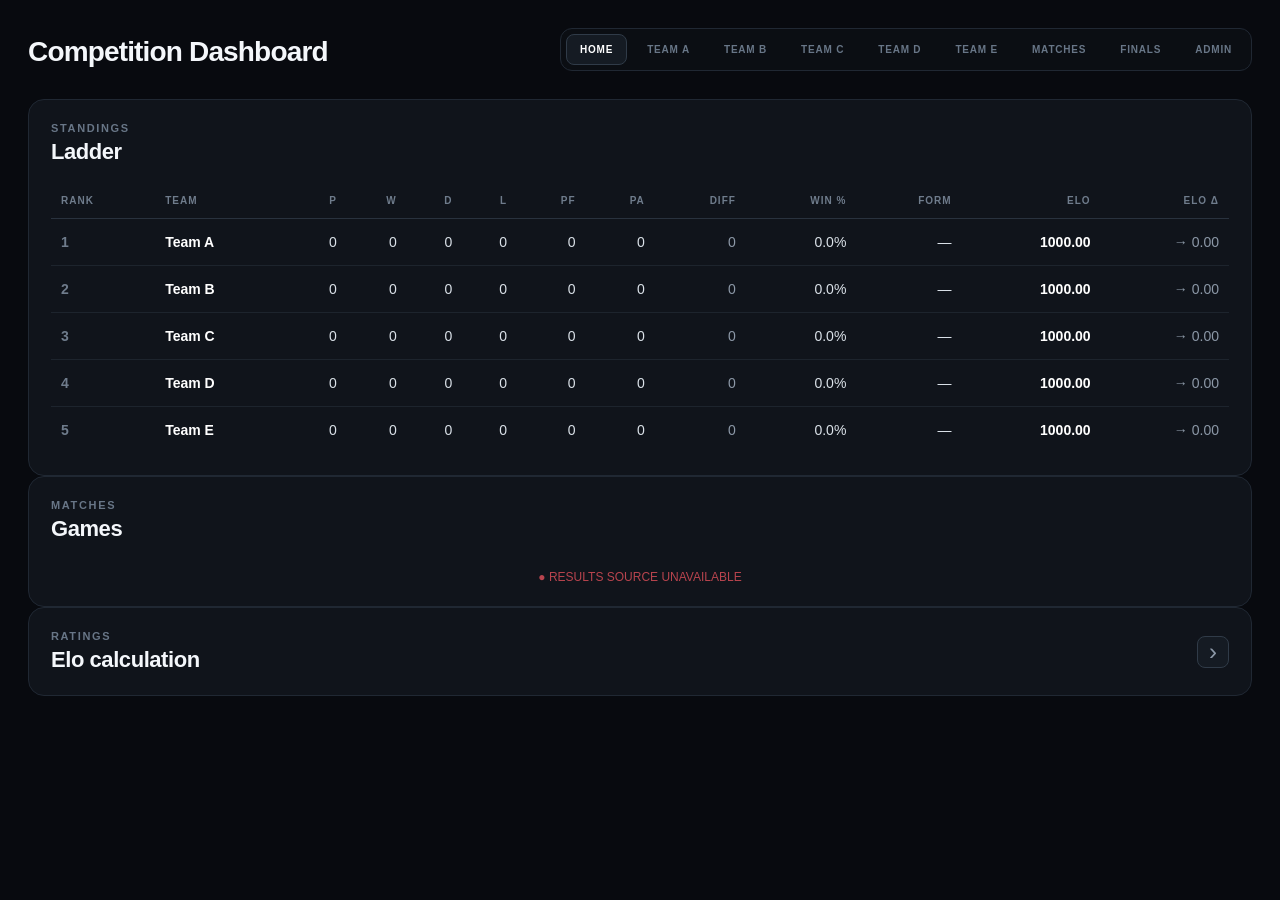
<file: index.html>
<!DOCTYPE html>
<html lang="en">
<head>
  <meta charset="UTF-8">
  <meta name="viewport" content="width=device-width, initial-scale=1.0">
  <title>Competition Dashboard</title>
  <link rel="stylesheet" href="style.css?v=match-polls-20261010b">
</head>

<body>

  <div class="app">

    <header class="topbar">

      <div>
        <div class="subtitle">Competition Dashboard</div>
      </div>

      <nav class="page-nav">

        <button class="nav-button active" data-page="home">
          HOME
        </button>

        <button class="nav-button" data-page="team-a">
          TEAM A
        </button>

        <button class="nav-button" data-page="team-b">
          TEAM B
        </button>

        <button class="nav-button" data-page="team-c">
          TEAM C
        </button>

        <button class="nav-button" data-page="team-d">
          TEAM D
        </button>

        <button class="nav-button" data-page="team-e">
          TEAM E
        </button>

        <button class="nav-button" data-page="matches">MATCHES</button>

        <button class="nav-button" data-page="finals">
          FINALS
        </button>

        <button class="nav-button" data-page="admin">
          ADMIN
        </button>


      </nav>

    </header>


    <main>

      <!-- HOME -->

      <div id="home-page" class="page active-page">

        <section class="card">

          <div class="section-title">
            STANDINGS
          </div>

          <h2>Ladder</h2>

          <div id="ladder"></div>

        </section>


        <section class="card">

          <div class="section-title">
            MATCHES
          </div>

          <h2>Games</h2>

          <div id="games"></div>

        </section>


        <section class="card elo-card">

          <details>

            <summary>

              <div>

                <div class="section-title">
                  RATINGS
                </div>

                <div class="elo-title">
                  Elo calculation
                </div>

              </div>

              <span class="elo-arrow">›</span>

            </summary>

            <div id="eloContent">

              <div id="eloTable"></div>

            </div>

          </details>

        </section>

      </div>


      <!-- TEAM PAGES -->

      <div id="team-a-page" class="page team-page"></div>
      <div id="team-b-page" class="page team-page"></div>
      <div id="team-c-page" class="page team-page"></div>
      <div id="team-d-page" class="page team-page"></div>
      <div id="team-e-page" class="page team-page"></div>


      <!-- FINALS -->

      <div id="matches-page" class="page"></div>

      <div id="finals-page" class="page"></div>


      <!-- ADMIN -->

      <div id="admin-page" class="page"></div>

    </main>

  </div>

  <script src="script.js?v=optimised-glicko-20261015"></script>
  <script src="match-page.js?v=match-polls-20261010b"></script>

</body>
</html>
</file>
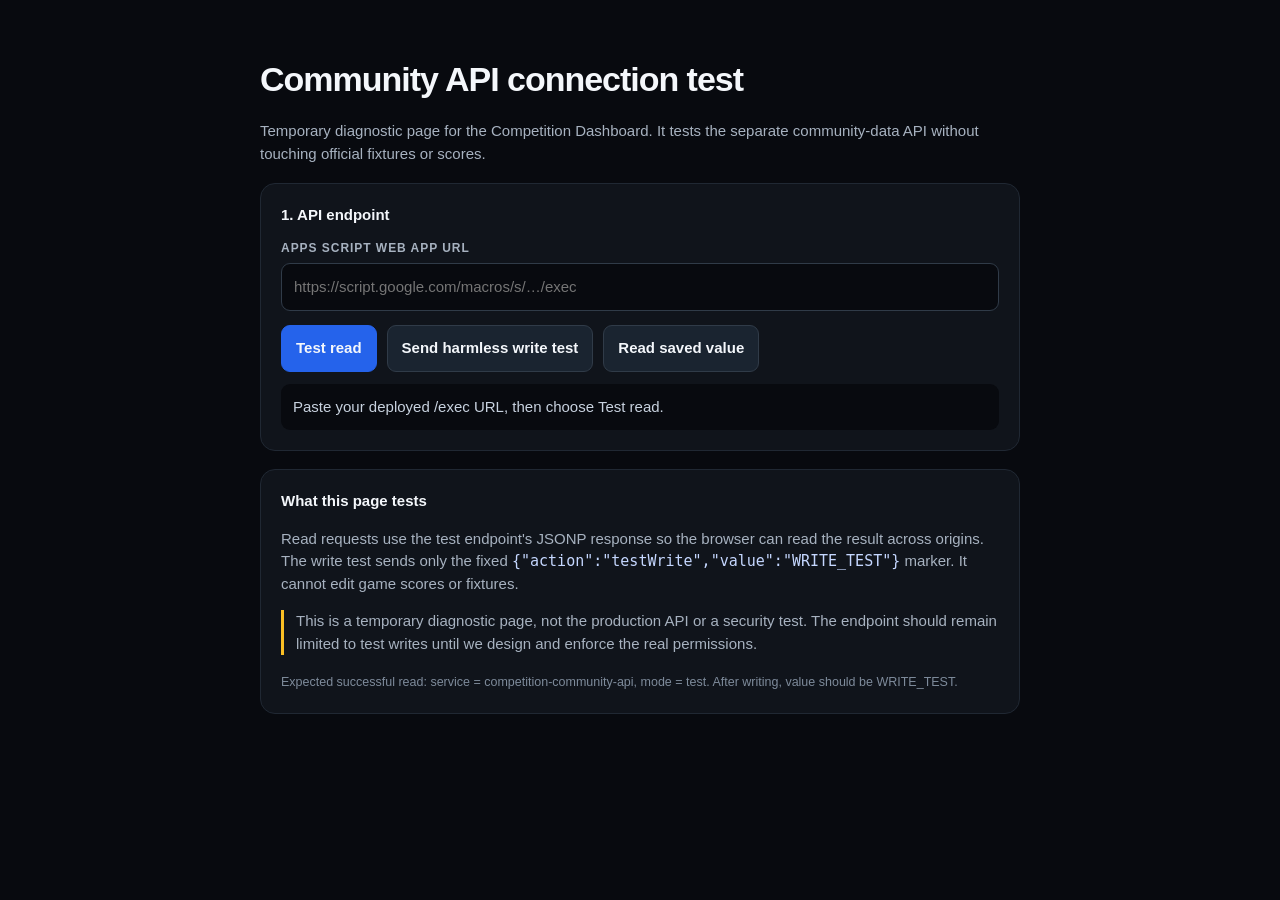
<file: api-test.html>
<!DOCTYPE html>
<html lang="en">
<head>
  <meta charset="UTF-8">
  <meta name="viewport" content="width=device-width, initial-scale=1.0">
  <title>Community API Test · Competition Dashboard</title>
  <style>
    :root { color-scheme: dark; }
    * { box-sizing: border-box; }
    body {
      margin: 0;
      padding: 24px;
      background: #080a0f;
      color: #f4f7fb;
      font: 15px/1.5 Inter, -apple-system, BlinkMacSystemFont, "Segoe UI", sans-serif;
    }
    main { width: min(760px, 100%); margin: 30px auto; }
    h1 { margin: 0 0 8px; font-size: clamp(25px, 4vw, 34px); letter-spacing: -.03em; }
    p { color: #a7b2c0; }
    .card { margin-top: 18px; padding: 20px; border: 1px solid #202833; border-radius: 15px; background: #10141b; }
    label { display: block; margin: 12px 0 6px; color: #a7b2c0; font-size: 12px; font-weight: 800; letter-spacing: .08em; text-transform: uppercase; }
    input {
      width: 100%; padding: 12px; border: 1px solid #303b48; border-radius: 9px;
      background: #080a0f; color: #f4f7fb; font: inherit;
    }
    .buttons { display: flex; flex-wrap: wrap; gap: 10px; margin-top: 14px; }
    button {
      padding: 11px 14px; border: 1px solid #303b48; border-radius: 9px;
      background: #1a2430; color: #f4f7fb; font: inherit; font-weight: 750; cursor: pointer;
    }
    button.primary { background: #2563eb; border-color: #2563eb; }
    button:disabled { opacity: .5; cursor: wait; }
    .status { margin-top: 12px; padding: 12px; border-radius: 9px; background: #080a0f; color: #c8d2df; white-space: pre-wrap; overflow-wrap: anywhere; min-height: 44px; }
    .ok { color: #62e6a0; }
    .error { color: #ff818b; }
    .warning { border-left: 3px solid #fbbf24; padding-left: 12px; }
    code { color: #c5d7ff; overflow-wrap: anywhere; }
    small { color: #7e8b9b; }
  </style>
</head>
<body>
<main>
  <h1>Community API connection test</h1>
  <p>Temporary diagnostic page for the Competition Dashboard. It tests the separate community-data API without touching official fixtures or scores.</p>

  <section class="card">
    <strong>1. API endpoint</strong>
    <label for="apiUrl">Apps Script Web app URL</label>
    <input id="apiUrl" type="url" placeholder="https://script.google.com/macros/s/…/exec" autocomplete="url">
    <div class="buttons">
      <button id="readBtn" class="primary">Test read</button>
      <button id="writeBtn">Send harmless write test</button>
      <button id="verifyBtn">Read saved value</button>
    </div>
    <div id="status" class="status" role="status" aria-live="polite">Paste your deployed /exec URL, then choose Test read.</div>
  </section>

  <section class="card">
    <strong>What this page tests</strong>
    <p>Read requests use the test endpoint's JSONP response so the browser can read the result across origins. The write test sends only the fixed <code>{"action":"testWrite","value":"WRITE_TEST"}</code> marker. It cannot edit game scores or fixtures.</p>
    <p class="warning">This is a temporary diagnostic page, not the production API or a security test. The endpoint should remain limited to test writes until we design and enforce the real permissions.</p>
    <small>Expected successful read: service = competition-community-api, mode = test. After writing, value should be WRITE_TEST.</small>
  </section>
</main>

<script>
(() => {
  const urlInput = document.getElementById("apiUrl");
  const status = document.getElementById("status");
  const buttons = [
    document.getElementById("readBtn"),
    document.getElementById("writeBtn"),
    document.getElementById("verifyBtn")
  ];

  function setStatus(message, kind = "") {
    status.className = "status " + kind;
    status.textContent = message;
  }

  function getApiUrl() {
    const raw = urlInput.value.trim();
    if (!raw) throw new Error("Paste the deployed Apps Script URL first.");
    const url = new URL(raw);
    if (url.protocol !== "https:" || !/script\.google\.com$/.test(url.hostname) ||
        !url.pathname.includes("/macros/s/") || !url.pathname.endsWith("/exec")) {
      throw new Error("Use the HTTPS Apps Script Web app URL ending in /exec.");
    }
    return url;
  }

  function setBusy(busy) {
    buttons.forEach(button => button.disabled = busy);
  }

  function readApi() {
    return new Promise((resolve, reject) => {
      let url;
      try {
        url = getApiUrl();
      } catch (error) {
        reject(error);
        return;
      }

      const callbackName = "__communityApiTestCallback";
      const oldScript = document.getElementById("apiJsonpScript");
      if (oldScript) oldScript.remove();

      let timeout = setTimeout(() => finish(new Error("Read timed out. Check the URL and deployment access.")), 12000);

      function finish(error, data) {
        clearTimeout(timeout);
        delete window[callbackName];
        const script = document.getElementById("apiJsonpScript");
        if (script) script.remove();
        if (error) reject(error);
        else resolve(data);
      }

      window[callbackName] = data => finish(null, data);
      url.searchParams.set("callback", callbackName);
      url.searchParams.set("testRead", String(Date.now()));

      const script = document.createElement("script");
      script.id = "apiJsonpScript";
      script.src = url.toString();
      script.onerror = () => finish(new Error("The browser couldn't load the API response. Check deployment access and the URL."));
      document.head.appendChild(script);
    });
  }

  async function doRead(label) {
    setBusy(true);
    setStatus(label + "…");
    try {
      const data = await readApi();
      if (!data || data.ok !== true) throw new Error("API returned an unexpected response: " + JSON.stringify(data));
      setStatus(
        label + " succeeded\n" +
        "Service: " + (data.service || "(missing)") + "\n" +
        "Mode: " + (data.mode || "(missing)") + "\n" +
        "Last write: " + (data.lastWrite ?? "(none yet)") + "\n" +
        "Saved value: " + (data.value ?? "(none yet)"),
        "ok"
      );
    } catch (error) {
      setStatus(label + " failed\n" + error.message, "error");
    } finally {
      setBusy(false);
    }
  }

  document.getElementById("readBtn").addEventListener("click", () => {
    doRead("Read test");
  });

  document.getElementById("verifyBtn").addEventListener("click", () => {
    doRead("Saved-value check");
  });

  document.getElementById("writeBtn").addEventListener("click", async () => {
    setBusy(true);
    setStatus("Sending the harmless test marker…");
    try {
      const url = getApiUrl();
      await fetch(url.toString(), {
        method: "POST",
        mode: "no-cors",
        body: JSON.stringify({
          action: "testWrite",
          value: "WRITE_TEST"
        })
      });

      setStatus("The browser sent the write request. Checking whether it reached the sheet…");
      await new Promise(resolve => setTimeout(resolve, 1800));
      const data = await readApi();

      if (data && data.ok === true && data.value === "WRITE_TEST") {
        setStatus(
          "SUCCESS: browser-to-API write and read-back both worked.\n" +
          "Saved value: " + data.value + "\n" +
          "Last write: " + (data.lastWrite ?? "(timestamp not returned)"),
          "ok"
        );
      } else {
        setStatus(
          "The POST was sent, but the read-back did not show WRITE_TEST.\n" +
          "Current API value: " + (data?.value ?? "(none)") + "\n" +
          "This means the browser-to-API write path still needs investigation.",
          "error"
        );
      }
    } catch (error) {
      setStatus("Write test failed\n" + error.message, "error");
    } finally {
      setBusy(false);
    }
  });
})();
</script>
</body>
</html>
</file>
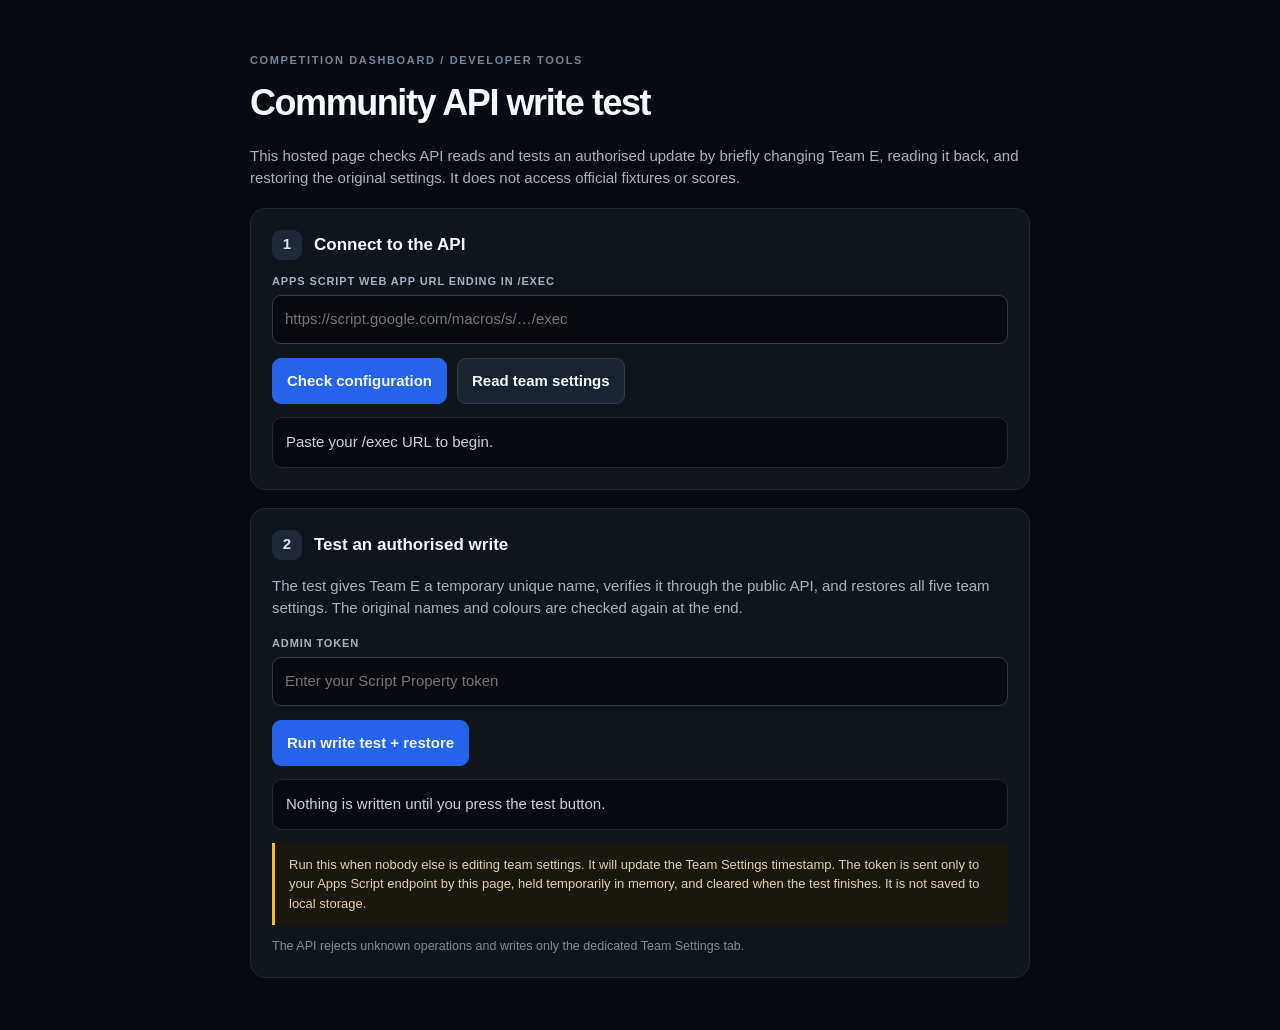
<file: api-write-test.html>
<!DOCTYPE html>
<html lang="en">
<head>
  <meta charset="UTF-8">
  <meta name="viewport" content="width=device-width, initial-scale=1.0">
  <meta name="color-scheme" content="dark">
  <title>Community API Write Test · Competition Dashboard</title>
  <style>
    :root { color-scheme: dark; }
    * { box-sizing: border-box; }
    body {
      margin: 0; padding: 24px; background: #080a0f; color: #f4f7fb;
      font: 15px/1.5 Inter, -apple-system, BlinkMacSystemFont, "Segoe UI", sans-serif;
    }
    main { width: min(780px, 100%); margin: 28px auto; }
    .eyebrow { color: #77879a; font-size: 11px; font-weight: 850; letter-spacing: .15em; text-transform: uppercase; }
    h1 { margin: 7px 0; font-size: clamp(26px, 4vw, 36px); letter-spacing: -.04em; }
    p { color: #a7b2c0; }
    .card { margin-top: 18px; padding: 21px; border: 1px solid #202833; border-radius: 15px; background: #10141b; }
    .head { display: flex; align-items: center; gap: 12px; margin-bottom: 8px; }
    .num { display: grid; place-items: center; width: 30px; height: 30px; flex: 0 0 30px; border-radius: 9px; background: #1d2938; color: #d7e5f8; font-weight: 850; }
    h2 { margin: 0; font-size: 17px; }
    label { display: block; margin: 13px 0 6px; color: #a7b2c0; font-size: 11px; font-weight: 850; letter-spacing: .08em; text-transform: uppercase; }
    input { width: 100%; padding: 12px; border: 1px solid #303b48; border-radius: 9px; background: #080a0f; color: #f4f7fb; font: inherit; }
    .buttons { display: flex; flex-wrap: wrap; gap: 10px; margin-top: 14px; }
    button { padding: 11px 14px; border: 1px solid #303b48; border-radius: 9px; background: #1a2430; color: #f4f7fb; font: inherit; font-weight: 780; cursor: pointer; }
    button.primary { background: #2563eb; border-color: #2563eb; }
    button:disabled { opacity: .55; cursor: wait; }
    .status { margin-top: 13px; padding: 13px; border: 1px solid #202833; border-radius: 10px; background: #080a0f; color: #c8d2df; white-space: pre-wrap; overflow-wrap: anywhere; min-height: 44px; }
    .ok { color: #62e6a0; border-color: #23523a; }
    .error { color: #ff818b; border-color: #60323a; }
    .warning { margin-top: 13px; padding: 12px 14px; border-left: 3px solid #fbbf24; border-radius: 0 8px 8px 0; background: #1a170f; color: #e1d2a8; font-size: 13px; }
    code { color: #c5d7ff; overflow-wrap: anywhere; }
    small { display: block; margin-top: 12px; color: #7e8b9b; }
  </style>
</head>
<body>
<main>
  <div class="eyebrow">Competition Dashboard / Developer tools</div>
  <h1>Community API write test</h1>
  <p>This hosted page checks API reads and tests an authorised update by briefly changing Team E, reading it back, and restoring the original settings. It does not access official fixtures or scores.</p>

  <section class="card">
    <div class="head"><span class="num">1</span><h2>Connect to the API</h2></div>
    <label for="apiUrl">Apps Script Web app URL ending in /exec</label>
    <input id="apiUrl" type="url" placeholder="https://script.google.com/macros/s/…/exec" autocomplete="url">
    <div class="buttons">
      <button id="healthBtn" class="primary">Check configuration</button>
      <button id="settingsBtn">Read team settings</button>
    </div>
    <div id="readStatus" class="status" role="status" aria-live="polite">Paste your /exec URL to begin.</div>
  </section>

  <section class="card">
    <div class="head"><span class="num">2</span><h2>Test an authorised write</h2></div>
    <p>The test gives Team E a temporary unique name, verifies it through the public API, and restores all five team settings. The original names and colours are checked again at the end.</p>
    <label for="adminToken">Admin token</label>
    <input id="adminToken" type="password" placeholder="Enter your Script Property token" autocomplete="off" spellcheck="false">
    <div class="buttons">
      <button id="writeBtn" class="primary">Run write test + restore</button>
    </div>
    <div id="writeStatus" class="status" role="status" aria-live="polite">Nothing is written until you press the test button.</div>
    <div class="warning">Run this when nobody else is editing team settings. It will update the Team Settings timestamp. The token is sent only to your Apps Script endpoint by this page, held temporarily in memory, and cleared when the test finishes. It is not saved to local storage.</div>
    <small>The API rejects unknown operations and writes only the dedicated Team Settings tab.</small>
  </section>
</main>
<script>
(() => {
  const apiInput = document.getElementById("apiUrl");
  const tokenInput = document.getElementById("adminToken");
  const readStatus = document.getElementById("readStatus");
  const writeStatus = document.getElementById("writeStatus");
  const controls = ["healthBtn", "settingsBtn", "writeBtn"].map(id => document.getElementById(id));

  function show(node, message, kind = "") {
    node.className = "status " + kind;
    node.textContent = message;
  }

  function getUrl() {
    const raw = apiInput.value.trim();
    if (!raw) throw new Error("Paste your Apps Script /exec URL first.");
    const url = new URL(raw);
    if (url.protocol !== "https:" || url.hostname !== "script.google.com" ||
        !url.pathname.includes("/macros/s/") || !url.pathname.endsWith("/exec")) {
      throw new Error("Use the HTTPS Apps Script Web app URL ending in /exec, not a URL with /edit.");
    }
    return url;
  }

  function setBusy(value) { controls.forEach(button => button.disabled = value); }

  function readApi(action) {
    return new Promise((resolve, reject) => {
      let url;
      try { url = getUrl(); } catch (error) { reject(error); return; }

      const callback = "__communityApiRead_" + Math.random().toString(36).slice(2);
      const script = document.createElement("script");
      let finished = false;
      const timer = setTimeout(() => finish(new Error("Timed out while reading " + action + ". The POST, if one was already sent, still needs read-back verification.")), 15000);

      function finish(error, data) {
        if (finished) return;
        finished = true;
        clearTimeout(timer);
        try { delete window[callback]; } catch {}
        script.remove();
        if (error) reject(error); else resolve(data);
      }

      window[callback] = data => finish(null, data);
      url.searchParams.set("action", action);
      url.searchParams.set("callback", callback);
      url.searchParams.set("_cacheBust", String(Date.now()));
      script.src = url.toString();
      script.onerror = () => finish(new Error("The browser could not load the JSONP script for " + action + ". No POST is sent during this read. Check that this page is opened from GitHub Pages and that the /exec URL is exact."));
      document.head.appendChild(script);
    });
  }

  function normaliseTeams(data) {
    if (!data || data.ok !== true || !Array.isArray(data.teams) || data.teams.length !== 5) {
      throw new Error("Expected five team settings. API returned: " + JSON.stringify(data));
    }
    const teams = data.teams.map(team => ({
      teamId: String(team.teamId || ""),
      displayName: String(team.displayName || ""),
      primaryColor: String(team.primaryColor || ""),
      secondaryColor: String(team.secondaryColor || ""),
      logoUrl: String(team.logoUrl || "")
    }));
    if (teams.map(team => team.teamId).join(",") !== "A,B,C,D,E") {
      throw new Error("Unexpected team IDs/order. No write was attempted.");
    }
    return teams;
  }

  function sameSettings(a, b) {
    const fields = ["teamId", "displayName", "primaryColor", "secondaryColor", "logoUrl"];
    return Array.isArray(a) && Array.isArray(b) && a.length === b.length &&
      a.every((item, index) => fields.every(field => item[field] === b[index][field]));
  }

  function delay(ms) { return new Promise(resolve => setTimeout(resolve, ms)); }

  async function postSettings(token, teams) {
    // text/plain avoids a CORS preflight. The response is opaque by design;
    // correctness is established by reading back the saved values.
    await fetch(getUrl().toString(), {
      method: "POST",
      mode: "no-cors",
      headers: { "Content-Type": "text/plain;charset=UTF-8" },
      body: JSON.stringify({ action: "updateTeamSettings", adminToken: token, teams })
    });
  }

  document.getElementById("healthBtn").addEventListener("click", async () => {
    setBusy(true);
    show(readStatus, "Checking API configuration…");
    try {
      const data = await readApi("health");
      if (!data || data.ok !== true || data.service !== "competition-community-api") {
        throw new Error("Unexpected response: " + JSON.stringify(data));
      }
      if (data.configured !== true) throw new Error("The API responds, but SPREADSHEET_ID or ADMIN_TOKEN is missing from Script Properties.");
      show(readStatus, "CONFIGURATION OK\nService: " + data.service + "\nAPI version: " + data.apiVersion + "\nConfigured: true\nActions: " + data.actions.join(", "), "ok");
    } catch (error) {
      show(readStatus, "CONFIGURATION CHECK FAILED\n" + error.message, "error");
    } finally { setBusy(false); }
  });

  document.getElementById("settingsBtn").addEventListener("click", async () => {
    setBusy(true);
    show(readStatus, "Reading team settings…");
    try {
      const teams = normaliseTeams(await readApi("getTeamSettings"));
      show(readStatus, "READ OK · Five team records\n\n" + teams.map(team =>
        "Team " + team.teamId + ": " + team.displayName +
        (team.primaryColor ? " · " + team.primaryColor : "")
      ).join("\n"), "ok");
    } catch (error) {
      show(readStatus, "READ FAILED\n" + error.message, "error");
    } finally { setBusy(false); }
  });

  document.getElementById("writeBtn").addEventListener("click", async () => {
    const token = tokenInput.value;
    if (!token) {
      show(writeStatus, "Enter your ADMIN_TOKEN from Apps Script → Project Settings → Script Properties.", "error");
      tokenInput.focus();
      return;
    }

    setBusy(true);
    let original = null;
    let testWasSent = false;
    let testPassed = false;
    let restorePassed = false;
    let phase = "reading the original settings";
    let failure = "";
    show(writeStatus, "Step 1/4 · Reading the original settings…");

    try {
      original = normaliseTeams(await readApi("getTeamSettings"));
      const marker = "E API Test " + String(Date.now()).slice(-8);
      const temporary = original.map(team => ({
        ...team,
        displayName: team.teamId === "E" ? marker : team.displayName
      }));

      phase = "sending the temporary update";
      show(writeStatus, "Step 2/4 · Sending a temporary Team E update…");
      testWasSent = true;
      await postSettings(token, temporary);

      phase = "checking the saved temporary value";
      show(writeStatus, "Step 3/4 · Reading back the temporary value…");
      await delay(1200);
      const observed = normaliseTeams(await readApi("getTeamSettings"));
      testPassed = observed.find(team => team.teamId === "E")?.displayName === marker;
      if (!testPassed) throw new Error("The read-back did not show the temporary Team E name. The token may be wrong or the server rejected the update.");
      show(writeStatus, "Temporary update confirmed. Restoring the original settings…");
    } catch (error) {
      failure = "Failed while " + phase + ": " + (error && error.message ? error.message : String(error));
    } finally {
      if (original && testWasSent) {
        try {
          phase = "restoring original settings";
          await postSettings(token, original);
          await delay(1200);
          const restored = normaliseTeams(await readApi("getTeamSettings"));
          restorePassed = sameSettings(restored, original);
          if (!restorePassed) failure += (failure ? "\n" : "") + "Restore was sent, but the saved settings do not exactly match the originals.";
        } catch (error) {
          failure += (failure ? "\n" : "") + "Could not verify restoration: " + (error && error.message ? error.message : String(error));
        }
      }
      tokenInput.value = "";
      setBusy(false);
    }

    if (testPassed && restorePassed && !failure) {
      show(writeStatus, "SUCCESS · AUTHORISED WRITE VERIFIED\n\n1. Team E changed temporarily.\n2. The public read API confirmed the change.\n3. All five original settings were restored and verified.\n\nNo fixtures or scores were touched.", "ok");
    } else {
      show(writeStatus, "TEST DID NOT FULLY PASS\n" + (failure || "The write could not be verified.") +
        (restorePassed ? "\n\nRestore verified: all original settings are back." :
          original && testWasSent ? "\n\nRestore not verified. Click Read team settings above and inspect Team E before continuing." :
          "\n\nNo write was sent because the test did not get past its initial read."), "error");
    }
  });
})();
</script>
</body>
</html>
</file>
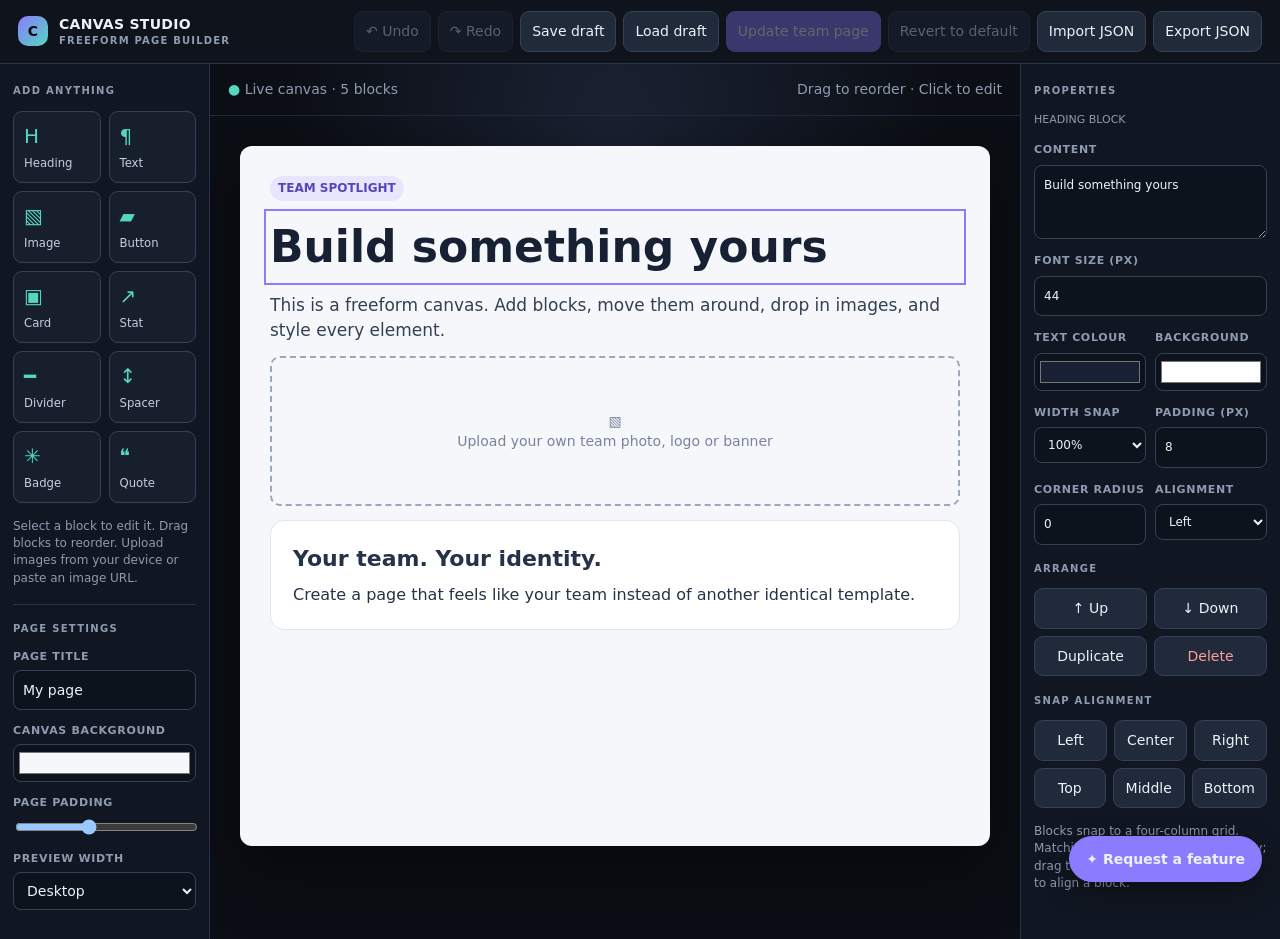
<file: studio.html>
<!doctype html>
<html lang="en">
<head>
<meta charset="utf-8">
<meta name="viewport" content="width=device-width,initial-scale=1">
<title>Team Page Studio</title>
<style>
:root{color-scheme:dark;--bg:#0b0e14;--panel:#111722;--panel2:#171f2d;--line:#273247;--text:#edf2fa;--muted:#8e9bb0;--accent:#8b7cff;--accent2:#55d6be}
*{box-sizing:border-box}body{margin:0;background:var(--bg);color:var(--text);font:14px/1.45 Inter,ui-sans-serif,system-ui,-apple-system,sans-serif}button,input,textarea,select{font:inherit}button{cursor:pointer;color:var(--text);background:#202a3a;border:1px solid #344157;border-radius:9px;padding:9px 11px}button:hover{background:#2a3650}button:disabled{opacity:.35;cursor:not-allowed}.app{min-height:100vh;display:grid;grid-template-rows:64px 1fr}.top{display:flex;align-items:center;justify-content:space-between;padding:0 18px;border-bottom:1px solid var(--line);background:#0e131c;gap:14px}.brand{display:flex;align-items:center;gap:11px;font-weight:800;letter-spacing:.02em}.mark{width:30px;height:30px;border-radius:10px;background:linear-gradient(135deg,var(--accent),var(--accent2));display:grid;place-items:center;color:#0b0e14;font-weight:900}.top-actions{display:flex;gap:7px;flex-wrap:wrap}.primary{background:var(--accent);border-color:var(--accent);color:#fff}.workspace{display:grid;grid-template-columns:210px minmax(300px,1fr) 260px;min-height:calc(100vh - 64px)}.sidebar{padding:16px 13px;background:var(--panel);border-right:1px solid var(--line);min-width:0}.right{border-right:0;border-left:1px solid var(--line)}.eyebrow{font-size:10px;font-weight:800;color:var(--muted);letter-spacing:.13em;text-transform:uppercase;margin:4px 0 12px}.toolgrid{display:grid;grid-template-columns:1fr 1fr;gap:8px}.tool{min-height:72px;display:flex;flex-direction:column;align-items:flex-start;justify-content:space-between;text-align:left;padding:10px;background:var(--panel2)}.tool span:first-child{font-size:20px;color:var(--accent2)}.tool small{color:#c5cede}.hint{color:var(--muted);font-size:12px;margin-top:15px}.stage{min-width:0;display:flex;flex-direction:column;background:radial-gradient(ellipse at 50% 10%,#1a2233 0,transparent 58%)}.stagebar{height:52px;display:flex;align-items:center;justify-content:space-between;padding:0 18px;border-bottom:1px solid #1f2939;color:var(--muted);gap:8px}.stagebar select{background:var(--panel);color:var(--text);border:1px solid var(--line);padding:7px;border-radius:8px}.viewport{padding:30px;overflow:auto;flex:1;display:flex;justify-content:center;align-items:flex-start}.page{width:100%;max-width:900px;min-height:700px;background:#f5f7fb;color:#182033;border-radius:12px;padding:30px;box-shadow:0 20px 70px #0007;transition:width .2s;display:grid;grid-template-columns:repeat(4,minmax(0,1fr));align-content:start;align-items:stretch;gap:14px}.page.mobile{grid-template-columns:minmax(0,1fr)}.page.mobile .block{grid-column:1/-1!important}.page.mobile{max-width:390px}.page.tablet{max-width:720px}.block{position:relative;grid-column:span 4;width:100%;min-width:0;min-height:20px;margin:0;overflow-wrap:anywhere;cursor:grab;outline:1px solid transparent;outline-offset:3px;transition:outline-color .12s;align-self:start}.block.align-middle{align-self:center}.block.align-bottom{align-self:end}.block.position-left{justify-self:start}.block.position-center{justify-self:center}.block.position-right{justify-self:end}.block:hover{outline-color:#8b7cff66}.block.selected{outline:2px solid var(--accent);outline-offset:4px}.block.dragging{opacity:.35}.block.drop-target{box-shadow:0 -3px 0 var(--accent)}.block h1,.block h2,.block h3,.block p{margin:0}.block img{display:block;max-width:100%;height:auto;object-fit:cover}.block button{pointer-events:none}.block .badge{display:inline-block;padding:5px 9px;border-radius:999px;background:#e8e5ff;color:#5547b8;font-size:12px;font-weight:700}.block .placeholder{min-height:150px;border:2px dashed #9ba7bd;border-radius:10px;display:grid;place-items:center;color:#78849b;padding:20px;text-align:center}.block .divider{height:2px;background:#d7dce5;width:100%}.block .stat{padding:18px;border-radius:12px;background:#fff;border:1px solid #e0e5ef}.block .stat strong{display:block;font-size:28px}.empty{text-align:center;padding:80px 20px;color:#667085;border:2px dashed #cbd3e1;border-radius:12px;grid-column:1/-1}.empty strong{display:block;font-size:20px;color:#28334a;margin-bottom:8px}.field{display:flex;flex-direction:column;gap:5px;margin:0 0 13px}.field label{font-size:11px;color:var(--muted);font-weight:700;text-transform:uppercase;letter-spacing:.06em}.field input,.field textarea,.field select{width:100%;background:#0d131d;color:var(--text);border:1px solid #344157;border-radius:8px;padding:9px}.field textarea{resize:vertical;min-height:74px}.field input[type=color]{height:38px;padding:3px}.field input[type=range]{padding:0}.two{display:grid;grid-template-columns:1fr 1fr;gap:9px}.inspector-empty{color:var(--muted);font-size:12px;line-height:1.7}.sectionline{border:0;border-top:1px solid var(--line);margin:17px 0}.danger{color:#ff9d9d}.toast{position:fixed;bottom:18px;left:50%;transform:translateX(-50%);background:#edf2fa;color:#10151f;padding:10px 15px;border-radius:10px;box-shadow:0 8px 28px #0007;opacity:0;pointer-events:none;transition:opacity .2s;z-index:10}.toast.show{opacity:1}.file{display:none}.corner-request{position:fixed;right:18px;bottom:18px;z-index:20;border-radius:999px;padding:12px 16px;background:var(--accent);border-color:var(--accent);box-shadow:0 8px 28px #0006;font-weight:800}.modal-backdrop{position:fixed;inset:0;z-index:30;display:none;place-items:center;padding:18px;background:#05080dcc}.modal-backdrop.open{display:grid}.request-modal{width:min(100%,480px);padding:22px;border:1px solid var(--line);border-radius:18px;background:var(--panel);box-shadow:0 24px 80px #0008}.request-modal h2{margin:0 0 8px}.request-modal p{margin:0 0 16px;color:var(--muted);font-size:12px}.request-modal textarea{width:100%;min-height:130px;resize:vertical;background:#0d131d;color:var(--text);border:1px solid #344157;border-radius:10px;padding:12px}.modal-actions{display:flex;justify-content:flex-end;gap:8px;margin-top:12px}.minirow{display:flex;gap:7px}.minirow button{flex:1}.muted{color:var(--muted)}@media(max-width:980px){.workspace{grid-template-columns:175px minmax(260px,1fr)}.right{grid-column:1/-1;border-left:0;border-top:1px solid var(--line);display:grid;grid-template-columns:1fr 1fr;gap:20px}.viewport{padding:18px}.page{padding:20px}}@media(max-width:600px){.app{grid-template-rows:auto 1fr}.top{padding:12px;align-items:flex-start;flex-direction:column}.workspace{grid-template-columns:1fr}.sidebar{border-right:0;border-bottom:1px solid var(--line)}.toolgrid{grid-template-columns:repeat(3,1fr)}.tool{min-height:60px}.workspace .stage{min-height:600px}.right{display:block}.viewport{padding:12px}.page{padding:16px}.stagebar{padding:0 10px}.top-actions button{padding:7px 8px}}
</style>
</head>
<body>
<div class="app">
<header class="top">
  <div class="brand"><div class="mark">C</div><div><span id="studioBrand">CANVAS STUDIO</span> <div style="font-size:10px;color:var(--muted);font-weight:600;letter-spacing:.12em">FREEFORM PAGE BUILDER</div></div></div>
  <div class="top-actions">
    <button id="undoBtn" title="Undo">↶ Undo</button><button id="redoBtn" title="Redo">↷ Redo</button>
    <button id="saveBtn">Save draft</button><button id="loadBtn">Load draft</button><button id="publishTeamPageBtn" class="primary" title="Publish this design to the live team page">Update team page</button><button id="revertTeamPageBtn" title="Restore the original built-in team page">Revert to default</button>
    <button id="importBtn">Import JSON</button><button id="exportJsonBtn">Export JSON</button>
  </div>
</header>
<div class="workspace">
<aside class="sidebar">
  <div class="eyebrow">Add anything</div>
  <div class="toolgrid">
    <button class="tool" data-add="heading"><span>H</span><small>Heading</small></button>
    <button class="tool" data-add="text"><span>¶</span><small>Text</small></button>
    <button class="tool" data-add="image"><span>▧</span><small>Image</small></button>
    <button class="tool" data-add="button"><span>▰</span><small>Button</small></button>
    <button class="tool" data-add="card"><span>▣</span><small>Card</small></button>
    <button class="tool" data-add="stat"><span>↗</span><small>Stat</small></button>
    <button class="tool" data-add="divider"><span>━</span><small>Divider</small></button>
    <button class="tool" data-add="spacer"><span>↕</span><small>Spacer</small></button>
    <button class="tool" data-add="badge"><span>✳</span><small>Badge</small></button>
    <button class="tool" data-add="quote"><span>❝</span><small>Quote</small></button>
  </div>
  <div class="hint">Select a block to edit it. Drag blocks to reorder. Upload images from your device or paste an image URL.</div>
  <hr class="sectionline">
  <div class="eyebrow">Page settings</div>
  <div class="field"><label for="pageTitle">Page title</label><input id="pageTitle" value="My page"></div>
  <div class="field"><label for="pageBg">Canvas background</label><input id="pageBg" type="color" value="#f5f7fb"></div>
  <div class="field"><label for="pagePadding">Page padding</label><input id="pagePadding" type="range" min="8" max="64" value="30"></div>
  <div class="field"><label for="pageWidth">Preview width</label><select id="pageWidth"><option value="desktop">Desktop</option><option value="tablet">Tablet</option><option value="mobile">Mobile</option></select></div>
</aside>
<section class="stage">
  <div class="stagebar"><span><span style="color:var(--accent2)">●</span> Live canvas <span id="blockCount" class="muted"></span></span><span class="muted">Drag to reorder · Click to edit</span></div>
  <div class="viewport"><main id="canvas" class="page" aria-label="Page canvas"></main></div>
</section>
<aside class="sidebar right">
  <div><div class="eyebrow">Properties</div><div id="inspector" class="inspector-empty">Select any block on the canvas to customise its content, colours, size and alignment.</div></div>
  <div><div class="eyebrow">Arrange</div><div class="minirow"><button id="upBtn" title="Move earlier">↑ Up</button><button id="downBtn" title="Move later">↓ Down</button></div><div class="minirow" style="margin-top:7px"><button id="duplicateBtn">Duplicate</button><button id="deleteBtn" class="danger">Delete</button></div><div class="eyebrow" style="margin-top:18px">Snap alignment</div><div class="minirow"><button data-position="left" title="Align to left edge">Left</button><button data-position="center" title="Center in row">Center</button><button data-position="right" title="Align to right edge">Right</button></div><div class="minirow" style="margin-top:7px"><button data-valign="top">Top</button><button data-valign="middle">Middle</button><button data-valign="bottom">Bottom</button></div><div class="hint">Blocks snap to a four-column grid. Matching widths line up automatically; drag to reorder, or use these controls to align a block.</div></div>
</aside>
</div>
</div>
<input id="imageFile" class="file" type="file" accept="image/*">
<input id="jsonFile" class="file" type="file" accept=".json,application/json">
<div id="toast" class="toast" role="status"></div>
<button id="requestFeatureBtn" class="corner-request" type="button">✦ Request a feature</button>
<div id="requestFeatureModal" class="modal-backdrop" role="dialog" aria-modal="true" aria-labelledby="requestFeatureTitle"><form id="requestFeatureForm" class="request-modal"><h2 id="requestFeatureTitle">Request a feature</h2><p>Suggest an improvement for the Team Page Studio. Requests are saved to the private competition spreadsheet.</p><label class="field"><span>What should we add or improve?</span><textarea id="featureRequestText" minlength="8" maxlength="1500" required placeholder="Describe the feature and what it would help you do…"></textarea></label><div class="modal-actions"><button id="cancelFeatureRequest" type="button">Cancel</button><button class="primary" type="submit">Submit request</button></div></form></div>
<script>
const studioParams = new URLSearchParams(location.search);
const studioTeamId = studioParams.get("team");
const validStudioTeam = ["A","B","C","D","E"].includes(studioTeamId) ? studioTeamId : null;
if (validStudioTeam && sessionStorage.getItem("team-editor-authorized-team") !== validStudioTeam) {
  location.replace("team-editor.html");
}
if (validStudioTeam) {
  const studioBrand = document.getElementById("studioBrand");
  if (studioBrand) studioBrand.textContent = "Team " + validStudioTeam + " Page Studio";
  document.title = "Team " + validStudioTeam + " Page Studio";
}
const studioDraftKey = validStudioTeam ? "canvas-studio-draft-team-" + validStudioTeam : "canvas-studio-draft";

(() => {
const $=id=>document.getElementById(id);
const STUDIO_API="https://script.google.com/macros/s/AKfycbwW5RA6AWjK5nfqBbSuwoJhGRoqj2RDTJZZ9yO9NGExJ6oYhkR8rzRvcXKlZRaRqlI/exec";
const canvas=$("canvas"), inspector=$("inspector");
let blocks=[], selected=null, seq=0, history=[], historyIndex=-1, suppressHistory=false, pendingImageTarget=null;
const defaults={
 heading:{text:"A bold headline",tag:"h1",fontSize:42,color:"#182033",bg:"transparent",align:"left",padding:8,radius:0,width:100},
 text:{text:"Write something worth reading. Add your story, explain the idea, or share the details.",fontSize:17,color:"#344054",bg:"transparent",align:"left",padding:8,radius:0,width:100},
 image:{text:"",src:"",alt:"Add an image",fontSize:16,color:"#182033",bg:"#e7ebf2",align:"center",padding:8,radius:12,width:100},
 button:{text:"Explore more",fontSize:15,color:"#ffffff",bg:"#6254e8",align:"center",padding:13,radius:9,width:100},
 card:{text:"Card title\nAdd a short description to this card. Use it for a team intro, announcement, or any other content.",fontSize:16,color:"#263247",bg:"#ffffff",align:"left",padding:22,radius:14,width:100},
 stat:{text:"Wins",metric:"wins",fontSize:16,color:"#263247",bg:"#ffffff",align:"left",padding:20,radius:12,width:100},
 divider:{text:"",fontSize:16,color:"#d7dce5",bg:"transparent",align:"left",padding:8,radius:0,width:100},
 spacer:{text:"",fontSize:16,color:"#182033",bg:"transparent",align:"left",padding:8,radius:0,width:100,height:48},
 badge:{text:"NEW SEASON",fontSize:12,color:"#5547b8",bg:"#e8e5ff",align:"left",padding:8,radius:99,width:100},
 quote:{text:"“A team is more than a name on a ladder.”\n— Team motto",fontSize:23,color:"#29354a",bg:"#e9edf7",align:"left",padding:24,radius:12,width:100}
};
const STAT_METRICS=[
 {key:"elo",label:"Elo rating"},{key:"rank",label:"Ladder position"},{key:"played",label:"Games played"},
 {key:"wins",label:"Wins"},{key:"losses",label:"Losses"},{key:"draws",label:"Draws"},
 {key:"pointsFor",label:"Points for"},{key:"pointsAgainst",label:"Points against"},
 {key:"diff",label:"Point difference"},{key:"winPct",label:"Win percentage"},{key:"form",label:"Recent form"}
];
function makeBlock(type,values={}){return {id:"b"+(++seq),type,...structuredClone(defaults[type]||defaults.text),position:"auto",verticalAlign:"top",...values};}

let liveTeamStats=null;
let statsFrame=null;
function formatStatValue(key,team){
 if(!team)return "—";
 const values={
  elo:Number(team.elo).toFixed(1),
  rank:team.rank?"#"+team.rank:"—",
  played:team.played,
  wins:team.wins,
  losses:team.losses,
  draws:team.draws,
  pointsFor:team.pf,
  pointsAgainst:team.pa,
  diff:(team.diff>0?"+":"")+team.diff,
  winPct:Number(team.winPercent||0).toFixed(1)+"%",
  form:Array.isArray(team.form)&&team.form.length?team.form.map(item=>item.result).join(" "):"—"
 };
 return values[key]===undefined?"—":String(values[key]);
}
function refreshStatPreviews(){
 if(!liveTeamStats)return;
 blocks.filter(b=>b.type==="stat").forEach(b=>{
  const el=canvas.querySelector('[data-id="'+b.id+'"] .stat strong');
  if(el)el.textContent=formatStatValue(b.metric||"wins",liveTeamStats);
  const note=canvas.querySelector('[data-id="'+b.id+'"] .stat small');
  if(note)note.textContent="LIVE · competition data";
 });
}
function startStatsPreview(){
 if(statsFrame)return;
 statsFrame=document.createElement("iframe");
 statsFrame.title="Competition data source";
 statsFrame.setAttribute("aria-hidden","true");
 statsFrame.tabIndex=-1;
 statsFrame.style.cssText="position:fixed;width:1px;height:1px;opacity:0;pointer-events:none;left:-10px;bottom:-10px;border:0";
 statsFrame.src="index.html?studioStatsPreview=1";
 statsFrame.onload=()=>{
  let attempts=0;
  const timer=setInterval(()=>{
   attempts++;
   try{
    const win=statsFrame.contentWindow;
    if(typeof win.calculateElo==="function"&&typeof win.calculateLadder==="function"&&win.document.getElementById("ladder")?.querySelector("table")){
     const elo=win.calculateElo();
     const ladder=win.calculateLadder(elo.finalRatings);
     const teamName="Team "+(validStudioTeam||"A");
     liveTeamStats=ladder.find(team=>team.team===teamName)||null;
     refreshStatPreviews();
     clearInterval(timer);
    }
   }catch(error){/* Wait for the same-origin dashboard data to finish loading. */}
   if(attempts>=40)clearInterval(timer);
  },500);
 };
 document.body.appendChild(statsFrame);
}

function snapshot(){return JSON.stringify({blocks,selected,pageTitle:$("pageTitle").value,pageBg:$("pageBg").value,pagePadding:$("pagePadding").value});}
function pushHistory(){if(suppressHistory)return;const s=snapshot();if(history[historyIndex]===s)return;history=history.slice(0,historyIndex+1);history.push(s);if(history.length>80)history.shift();historyIndex=history.length-1;updateHistoryButtons();}
function restore(s){suppressHistory=true;const d=JSON.parse(s);blocks=d.blocks||[];selected=d.selected||null;$("pageTitle").value=d.pageTitle||"My page";$("pageBg").value=d.pageBg||"#f5f7fb";$("pagePadding").value=d.pagePadding||30;seq=Math.max(seq,...blocks.map(b=>Number(b.id.slice(1))||0));render();suppressHistory=false;updateHistoryButtons();}
function undo(){if(historyIndex>0){historyIndex--;restore(history[historyIndex]);}}
function redo(){if(historyIndex<history.length-1){historyIndex++;restore(history[historyIndex]);}}
function updateHistoryButtons(){$("undoBtn").disabled=historyIndex<=0;$("redoBtn").disabled=historyIndex>=history.length-1;}
function esc(s){return String(s??"").replace(/[&<>"']/g,c=>({"&":"&amp;","<":"&lt;",">":"&gt;",'"':"&quot;","'":"&#39;"}[c]));}
function css(b){return "width:100%;text-align:"+b.align+";color:"+b.color+";background:"+b.bg+";padding:"+b.padding+"px;border-radius:"+b.radius+"px;font-size:"+b.fontSize+"px;";}
function spanFor(b){return Math.min(4,Math.max(1,Math.round((Number(b.width)||100)/25)));}
function positionStyle(b){const span=spanFor(b),p=b.position||"auto";let column="";if(p==="left")column="1 / span "+span;else if(p==="right")column=(5-span)+" / span "+span;else if(p==="center")column=(Math.floor((4-span)/2)+1)+" / span "+span;return (column?"grid-column:"+column+";":"grid-column:span "+span+";")+"align-self:"+(b.verticalAlign==="middle"?"center":b.verticalAlign==="bottom"?"end":"start")+";";}
function blockInner(b){
 const lines=String(b.text||"").split("\n");
 if(b.type==="heading")return "<h1 style='font-size:"+b.fontSize+"px;color:"+b.color+";text-align:"+b.align+";margin:0'>"+esc(b.text)+"</h1>";
 if(b.type==="text")return "<p style='font-size:"+b.fontSize+"px;color:"+b.color+";text-align:"+b.align+";margin:0;white-space:pre-wrap'>"+esc(b.text)+"</p>";
 if(b.type==="image")return b.src? "<img src='"+esc(b.src)+"' alt='"+esc(b.alt||"")+"' style='width:100%;max-height:620px;object-fit:cover;border-radius:"+b.radius+"px;margin:auto;display:block'>":"<div class='placeholder'>▧<br>"+esc(b.alt||"Choose an image in the properties panel")+"</div>";
 if(b.type==="button")return "<div style='text-align:"+b.align+"'><span style='display:inline-block;background:"+b.bg+";color:"+b.color+";padding:"+b.padding+"px 20px;border-radius:"+b.radius+"px;font-weight:750'>"+esc(b.text)+"</span></div>";
 if(b.type==="card")return "<div style='"+css(b)+";border:1px solid #e0e5ef;white-space:pre-wrap'><div style='font-size:"+Math.round(b.fontSize*1.35)+"px;font-weight:800;margin-bottom:8px'>"+esc(lines[0])+"</div>"+esc(lines.slice(1).join("\n"))+"</div>";
 if(b.type==="stat"){const metric=STAT_METRICS.find(m=>m.key===b.metric)||STAT_METRICS[0];return "<div class='stat' data-stat='"+esc(metric.key)+"' style='"+css(b)+"'><span>"+esc(b.text||metric.label)+"</span><strong>—</strong><small style='display:block;margin-top:5px;font-size:10px;letter-spacing:.08em;text-transform:uppercase;opacity:.65'>Value fills on the team page</small></div>";}
 if(b.type==="divider")return "<div class='divider' style='background:"+b.color+";margin:"+b.padding+"px 0'></div>";
 if(b.type==="spacer")return "<div style='height:"+Math.max(8,Number(b.height)||48)+"px'></div>";
 if(b.type==="badge")return "<div><span class='badge' style='background:"+b.bg+";color:"+b.color+";font-size:"+b.fontSize+"px;padding:"+Math.max(3,b.padding/2)+"px "+b.padding+"px;border-radius:"+b.radius+"px'>"+esc(b.text)+"</span></div>";
 if(b.type==="quote")return "<blockquote style='"+css(b)+";font-weight:650;font-style:italic;white-space:pre-wrap;margin:0;border-left:4px solid "+b.color+"'>"+esc(b.text)+"</blockquote>";
 return "<p>"+esc(b.text)+"</p>";
}
function render(){
 canvas.style.background=$("pageBg").value;canvas.style.padding=$("pagePadding").value+"px";
 canvas.classList.toggle("mobile",$("pageWidth").value==="mobile");canvas.classList.toggle("tablet",$("pageWidth").value==="tablet");
 canvas.innerHTML="";
 if(!blocks.length)canvas.innerHTML='<div class="empty"><strong>Your canvas is empty</strong>Add a block from the left, then make it yours.</div>';
 blocks.forEach((b,i)=>{const el=document.createElement("section");el.className="block"+(b.id===selected?" selected":"")+(b.verticalAlign==="middle"?" align-middle":b.verticalAlign==="bottom"?" align-bottom":"")+(["left","center","right"].includes(b.position)?" position-"+b.position:"");el.dataset.id=b.id;el.draggable=true;el.style.cssText=positionStyle(b);el.innerHTML=blockInner(b);
  if(b.type==="image"&&b.src)el.querySelector("img")?.addEventListener("click",()=>select(b.id));
  el.addEventListener("click",e=>{e.stopPropagation();select(b.id);});
  el.addEventListener("dragstart",e=>{el.classList.add("dragging");e.dataTransfer.setData("text/plain",b.id);e.dataTransfer.effectAllowed="move";});
  el.addEventListener("dragend",()=>{el.classList.remove("dragging");canvas.querySelectorAll(".drop-target").forEach(x=>x.classList.remove("drop-target"));});
  el.addEventListener("dragover",e=>{e.preventDefault();if(el.dataset.id!==selected)el.classList.add("drop-target");});
  el.addEventListener("dragleave",()=>el.classList.remove("drop-target"));
  el.addEventListener("drop",e=>{e.preventDefault();const from=e.dataTransfer.getData("text/plain"),to=b.id;if(!from||from===to)return;const fi=blocks.findIndex(x=>x.id===from),ti=blocks.findIndex(x=>x.id===to);if(fi<0||ti<0)return;const [moved]=blocks.splice(fi,1);blocks.splice(blocks.findIndex(x=>x.id===to)+(fi<ti?1:0),0,moved);pushHistory();render();});
  canvas.appendChild(el);
 });
 $("blockCount").textContent="· "+blocks.length+" block"+(blocks.length===1?"":"s");
 renderInspector();updateHistoryButtons();refreshStatPreviews();
}
canvas.addEventListener("click",()=>select(null));
function select(id){selected=id;render();const el=canvas.querySelector('[data-id="'+id+'"]');if(el&&id)el.scrollIntoView({block:"nearest",behavior:"smooth"});}
function updateProp(key,value){const b=blocks.find(x=>x.id===selected);if(!b)return;b[key]=value;pushHistory();render();}
function field(label,key,value,type="text",extra={}){let id="prop-"+key;let input;if(type==="textarea")input='<textarea id="'+id+'">'+esc(value)+'</textarea>';else input='<input id="'+id+'" type="'+type+'" value="'+esc(value)+'" '+(extra.min!==undefined?'min="'+extra.min+'"':'')+' '+(extra.max!==undefined?'max="'+extra.max+'"':'')+' '+(extra.step!==undefined?'step="'+extra.step+'"':'')+'>';return '<div class="field"><label for="'+id+'">'+label+'</label>'+input+'</div>';}
function renderInspector(){
 const b=blocks.find(x=>x.id===selected);if(!b){inspector.innerHTML='<div class="inspector-empty">Select any block on the canvas to customise its content, colours, size and alignment.</div>';return;}
 let html='<div class="muted" style="font-size:11px;margin-bottom:12px">'+esc(b.type.toUpperCase())+' BLOCK</div>';
 if(b.type==="stat"){
  html+='<div class="field"><label for="prop-metric">Competition statistic</label><select id="prop-metric">'+STAT_METRICS.map(m=>'<option value="'+m.key+'" '+((b.metric||"wins")===m.key?"selected":"")+'>'+m.label+'</option>').join("")+'</select><div class="muted">The statistic is read-only. Its live value will be supplied by the team-page renderer.</div></div>';
  html+=field("Card label","text",b.text||"");
 } else if(b.type!=="divider"&&b.type!=="spacer")html+=field(b.type==="image"?"Alt text / image description":"Content","text",b.type==="image"?b.alt:b.text,"textarea");
 if(b.type==="image"){html+=field("Image URL","src",b.src);html+='<div class="field"><button id="uploadImageBtn">Upload image…</button><div class="muted">Uploaded images are embedded in your draft/export.</div></div>';}
 if(b.type==="spacer")html+=field("Height (px)","height",b.height,"number",{min:8,max:500});
 if(b.type==="heading"||b.type==="text"||b.type==="card"||b.type==="stat"||b.type==="quote")html+=field("Font size (px)","fontSize",b.fontSize,"number",{min:8,max:100});
 html+='<div class="two">'+field("Text colour","color",b.color,"color")+field("Background","bg",b.bg==="transparent"?"#ffffff":b.bg,"color")+'</div>';
 html+='<div class="two"><div class="field"><label for="prop-width">Width snap</label><select id="prop-width">'+[25,50,75,100].map(n=>'<option value="'+n+'" '+(Number(b.width)===n?"selected":"")+' >'+n+'%</option>').join("")+'</select></div>'+field("Padding (px)","padding",b.padding,"number",{min:0,max:100})+'</div>';
 html+='<div class="two">'+field("Corner radius","radius",b.radius,"number",{min:0,max:100})+'<div class="field"><label for="prop-align">Alignment</label><select id="prop-align"><option '+(b.align==="left"?"selected":"")+' value="left">Left</option><option '+(b.align==="center"?"selected":"")+' value="center">Center</option><option '+(b.align==="right"?"selected":"")+' value="right">Right</option></select></div></div>';
 inspector.innerHTML=html;
 ["text","src","alt","fontSize","color","bg","width","padding","radius","height"].forEach(key=>{const input=$("prop-"+key);if(!input)return;input.addEventListener("change",()=>{const actualKey=key==="text"&&b.type==="image"?"alt":key;let value=["fontSize","width","padding","radius","height"].includes(key)?Number(input.value):input.value;if(key==="width")value=[25,50,75,100].includes(value)?value:Math.max(25,Math.min(100,Math.round(value/25)*25));updateProp(actualKey,value);});});
 $("prop-metric")?.addEventListener("change",e=>updateProp("metric",e.target.value));
 $("prop-align")?.addEventListener("change",e=>updateProp("align",e.target.value));
 $("uploadImageBtn")?.addEventListener("click",()=>{$("imageFile").click();});
}
function add(type){const b=makeBlock(type);blocks.push(b);selected=b.id;pushHistory();render();}
document.querySelectorAll("[data-add]").forEach(btn=>btn.addEventListener("click",()=>add(btn.dataset.add)));
$("upBtn").onclick=()=>move(-1);$("downBtn").onclick=()=>move(1);
function move(dir){const i=blocks.findIndex(b=>b.id===selected),j=i+dir;if(i<0||j<0||j>=blocks.length)return;[blocks[i],blocks[j]]=[blocks[j],blocks[i]];pushHistory();render();}
$("duplicateBtn").onclick=()=>{const i=blocks.findIndex(b=>b.id===selected);if(i<0)return;const copy={...structuredClone(blocks[i]),id:"b"+(++seq)};blocks.splice(i+1,0,copy);selected=copy.id;pushHistory();render();};
$("deleteBtn").onclick=()=>{const i=blocks.findIndex(b=>b.id===selected);if(i<0)return;blocks.splice(i,1);selected=null;pushHistory();render();};
document.querySelectorAll("[data-position]").forEach(btn=>btn.addEventListener("click",()=>{const b=blocks.find(x=>x.id===selected);if(!b)return;b.position=btn.dataset.position;pushHistory();render();}));
document.querySelectorAll("[data-valign]").forEach(btn=>btn.addEventListener("click",()=>{const b=blocks.find(x=>x.id===selected);if(!b)return;b.verticalAlign=btn.dataset.valign;pushHistory();render();}));
$("undoBtn").onclick=undo;$("redoBtn").onclick=redo;
["pageTitle","pageBg","pagePadding","pageWidth"].forEach(id=>$(id).addEventListener("change",()=>{pushHistory();render();}));
$("imageFile").addEventListener("change",e=>{const file=e.target.files?.[0];if(!file)return;const b=blocks.find(x=>x.id===selected);if(!b||b.type!=="image"){toast("Select an image block first.");return;}if(file.size>8*1024*1024){toast("Please use an image smaller than 8 MB.");return;}const reader=new FileReader();reader.onload=()=>{b.src=reader.result;b.alt=b.alt||file.name;pushHistory();render();toast("Image added.");};reader.readAsDataURL(file);e.target.value="";});
function studioSessionToken(){return sessionStorage.getItem("team-editor-session-token")||"";}
function sharedDesignRequest(action,extra={}){return new Promise((resolve,reject)=>{if(!validStudioTeam||!studioSessionToken()){reject(new Error("Sign in to your team editor again to use shared storage."));return;}const callback="studioApi_"+Date.now()+"_"+Math.floor(Math.random()*1e6);const script=document.createElement("script");const url=new URL(STUDIO_API);url.searchParams.set("action",action);url.searchParams.set("teamId",validStudioTeam);url.searchParams.set("sessionToken",studioSessionToken());url.searchParams.set("callback",callback);url.searchParams.set("_",Date.now());Object.entries(extra).forEach(([k,v])=>url.searchParams.set(k,String(v)));window[callback]=data=>{delete window[callback];script.remove();resolve(data);};script.onerror=()=>{delete window[callback];script.remove();reject(new Error("Could not contact shared storage. The Apps Script update may not be deployed yet."));};script.src=url.toString();document.head.appendChild(script);});}
async function saveSharedDesign(){const design=JSON.parse(snapshot());const payload={action:"saveTeamPageDesign",teamId:validStudioTeam,sessionToken:studioSessionToken(),design};const response=await fetch(STUDIO_API,{method:"POST",mode:"no-cors",headers:{"Content-Type":"text/plain;charset=UTF-8"},body:JSON.stringify(payload)});await new Promise(resolve=>setTimeout(resolve,900));const result=await sharedDesignRequest("getTeamPageDesign");if(!result||!result.ok||JSON.stringify(result.design)!==JSON.stringify(design))throw new Error(result&&result.error||"Shared save could not be verified.");}
$("saveBtn").onclick=async()=>{try{const current=snapshot();localStorage.setItem(studioDraftKey,current);if(validStudioTeam){$("saveBtn").disabled=true;$("saveBtn").textContent="Saving…";try{await saveSharedDesign();toast("Draft saved to the shared competition sheet.");}catch(e){toast("Saved in this browser only: "+e.message);}finally{$("saveBtn").disabled=false;$("saveBtn").textContent="Save draft";}}else toast("Draft saved in this browser.");}catch(e){toast("Draft too large for browser storage. Export JSON instead.");}};
const revertButton=$("revertTeamPageBtn");
if(!validStudioTeam){revertButton.disabled=true;revertButton.title="Open the Studio from your team's editor to revert.";}
revertButton.onclick=async()=>{
 if(!validStudioTeam){toast("Open the Studio from your team's editor to revert.");return;}
 if(!confirm("Are you absolutely sure you want to restore the ORIGINAL default page for Team "+validStudioTeam+"?"))return;
 if(!confirm("This removes the published custom layout from the LIVE website. Your saved draft will remain. Continue?"))return;
 if(!confirm("Final check: Team "+validStudioTeam+" will go back to the built-in page, not the Studio design. Revert it?"))return;
 const typed=prompt("Type REVERT to confirm restoring the default page.");
 if(typed!=="REVERT"){toast("Revert cancelled. Nothing changed.");return;}
 revertButton.disabled=true;revertButton.textContent="Reverting…";
 try{
  await fetch(STUDIO_API,{method:"POST",mode:"no-cors",headers:{"Content-Type":"text/plain;charset=UTF-8"},body:JSON.stringify({action:"revertTeamPage",teamId:validStudioTeam,sessionToken:studioSessionToken()})});
  await new Promise(resolve=>setTimeout(resolve,1100));
  const result=await sharedDesignRequest("getPublishedTeamPage");
  if(!result||!result.ok||result.design!==null)throw new Error(result&&result.error||"The default page could not be verified. Check that the Apps Script deployment is updated.");
  toast("Team "+validStudioTeam+" restored to the original default page. Saved draft retained.");
 }catch(error){toast("Could not restore the default page: "+error.message);}
 finally{revertButton.disabled=false;revertButton.textContent="Revert to default";}
};
const publishButton=$("publishTeamPageBtn");
if(!validStudioTeam){publishButton.disabled=true;publishButton.title="Open the Studio from your team's editor to publish.";}
publishButton.onclick=async()=>{
 if(!validStudioTeam){toast("Open the Studio from your team's editor to publish.");return;}
 if(!confirm("Update the live Team "+validStudioTeam+" page with the design currently on this canvas? The original page will be replaced for this team."))return;
 const design=JSON.parse(snapshot());
 publishButton.disabled=true;publishButton.textContent="Publishing…";
 try{
  localStorage.setItem(studioDraftKey,snapshot());
  await saveSharedDesign();
  await fetch(STUDIO_API,{method:"POST",mode:"no-cors",headers:{"Content-Type":"text/plain;charset=UTF-8"},body:JSON.stringify({action:"publishTeamPage",teamId:validStudioTeam,sessionToken:studioSessionToken(),design})});
  await new Promise(resolve=>setTimeout(resolve,1100));
  const result=await sharedDesignRequest("getPublishedTeamPage");
  if(!result||!result.ok||JSON.stringify(result.design)!==JSON.stringify(design))throw new Error(result&&result.error||"The published page could not be verified. Check that the Apps Script deployment is updated.");
  toast("Team "+validStudioTeam+" page updated. The public page may take a minute to refresh.");
 }catch(error){toast("Could not update the live page: "+error.message);}
 finally{publishButton.disabled=false;publishButton.textContent="Update team page";}
};
$("loadBtn").onclick=async()=>{if(validStudioTeam){$("loadBtn").disabled=true;$("loadBtn").textContent="Loading…";try{const result=await sharedDesignRequest("getTeamPageDesign");if(result&&result.ok&&result.design){restore(JSON.stringify(result.design));pushHistory();localStorage.setItem(studioDraftKey,snapshot());toast("Shared Team "+validStudioTeam+" draft loaded.");return;}}catch(e){toast("Shared load unavailable; checking this browser.");}finally{$("loadBtn").disabled=false;$("loadBtn").textContent="Load draft";}}const saved=localStorage.getItem(studioDraftKey);if(!saved){toast("No saved draft found.");return;}try{restore(saved);pushHistory();toast("Browser draft loaded.");}catch(e){toast("Could not load that draft.");}};
const requestModal=$("requestFeatureModal");$("requestFeatureBtn").onclick=()=>{requestModal.classList.add("open");$("featureRequestText").focus();};$("cancelFeatureRequest").onclick=()=>requestModal.classList.remove("open");requestModal.addEventListener("click",e=>{if(e.target===requestModal)requestModal.classList.remove("open");});document.addEventListener("keydown",e=>{if(e.key==="Escape")requestModal.classList.remove("open");});$("requestFeatureForm").addEventListener("submit",async e=>{e.preventDefault();const request=$("featureRequestText").value.trim();if(request.length<8){toast("Please add a little more detail.");return;}const submit=e.submitter;submit.disabled=true;submit.textContent="Sending…";try{await fetch(STUDIO_API,{method:"POST",mode:"no-cors",headers:{"Content-Type":"text/plain;charset=UTF-8"},body:JSON.stringify({action:"submitFeatureRequest",teamId:validStudioTeam||"",request,page:"Team Page Studio"})});requestModal.classList.remove("open");$("featureRequestText").value="";toast("Feature request sent to the service.");}catch(err){toast("Could not send request. The API may need deploying.");}finally{submit.disabled=false;submit.textContent="Submit request";}});
function download(name,data,type){const blob=new Blob([data],{type}),url=URL.createObjectURL(blob),a=document.createElement("a");a.href=url;a.download=name;a.click();setTimeout(()=>URL.revokeObjectURL(url),1000);}
$("exportJsonBtn").onclick=()=>download("canvas-studio-design.json",snapshot(),"application/json");
$("importBtn").onclick=()=>$("jsonFile").click();
$("jsonFile").addEventListener("change",e=>{const file=e.target.files?.[0];if(!file)return;const r=new FileReader();r.onload=()=>{try{restore(r.result);pushHistory();toast("Design imported.");}catch(err){toast("That JSON file isn't a valid Studio design.");}};r.readAsText(file);e.target.value="";});
let toastTimer;function toast(msg){const t=$("toast");t.textContent=msg;t.classList.add("show");clearTimeout(toastTimer);toastTimer=setTimeout(()=>t.classList.remove("show"),2200);}
blocks=[makeBlock("badge",{text:"TEAM SPOTLIGHT"}),makeBlock("heading",{text:"Build something yours",fontSize:44}),makeBlock("text",{text:"This is a freeform canvas. Add blocks, move them around, drop in images, and style every element."}),makeBlock("image",{alt:"Upload your own team photo, logo or banner",src:""}),makeBlock("card",{text:"Your team. Your identity.\nCreate a page that feels like your team instead of another identical template."})];
selected=blocks[1].id;render();pushHistory();startStatsPreview();
})();
</script>
</body>
</html>
</file>
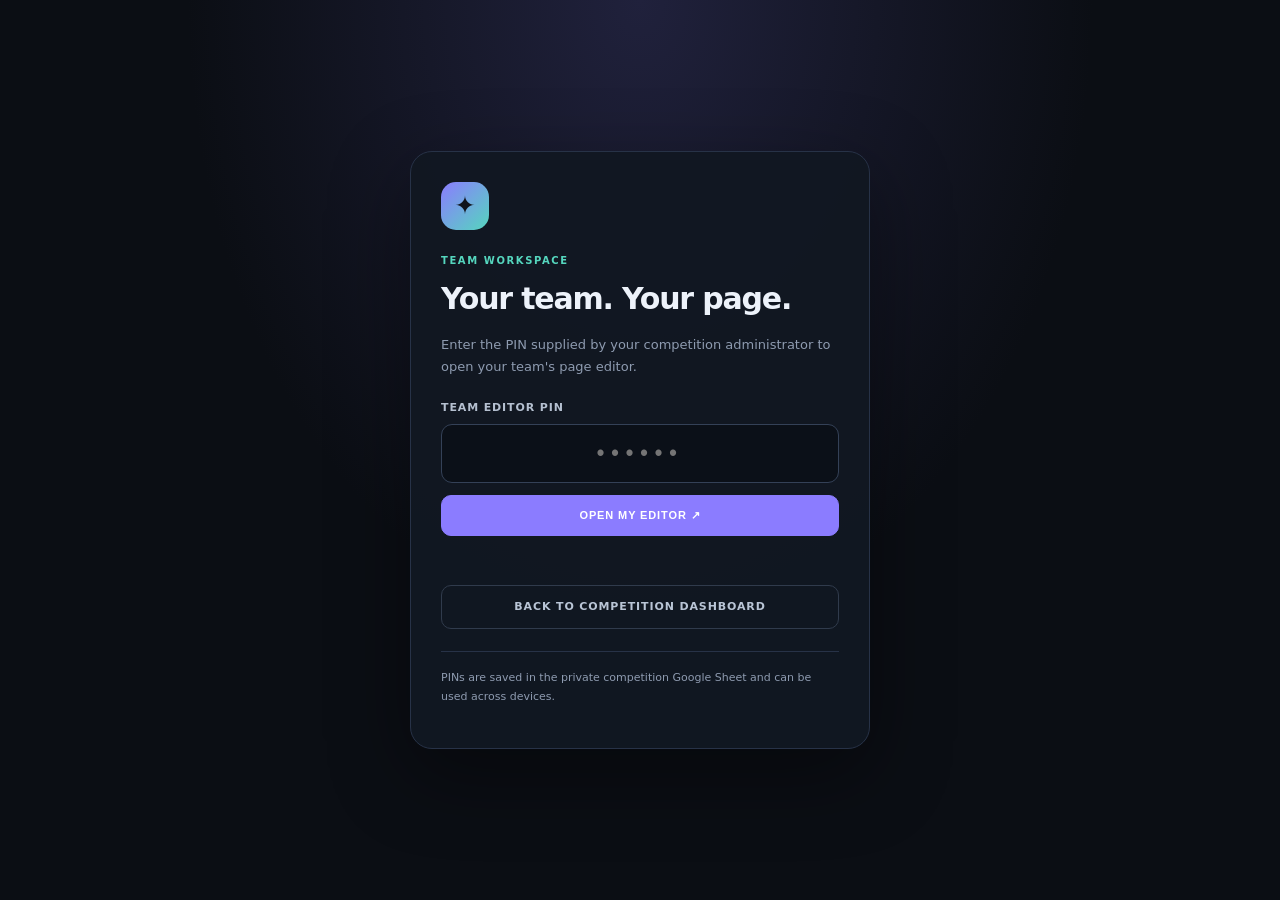
<file: team-editor.html>
<!doctype html>
<html lang="en">
<head>
<meta charset="utf-8">
<meta name="viewport" content="width=device-width,initial-scale=1">
<title>Team Editor Access</title>
<style>
:root{color-scheme:dark;--bg:#0b0e14;--panel:#111722;--line:#273247;--text:#edf2fa;--muted:#8e9bb0;--accent:#8b7cff;--mint:#55d6be}
*{box-sizing:border-box}body{margin:0;min-height:100vh;display:grid;place-items:center;padding:22px;background:radial-gradient(ellipse at 50% 0%,#20213c 0,transparent 50%),var(--bg);color:var(--text);font:15px/1.5 Inter,system-ui,-apple-system,sans-serif}
.card{width:min(100%,460px);padding:30px;border:1px solid var(--line);border-radius:22px;background:rgba(17,23,34,.96);box-shadow:0 25px 80px #0006}
.mark{display:grid;place-items:center;width:48px;height:48px;border-radius:15px;background:linear-gradient(135deg,var(--accent),var(--mint));color:#10131c;font-size:25px;font-weight:900}
.eyebrow{margin:23px 0 8px;color:var(--mint);font-size:10px;font-weight:850;letter-spacing:.16em}
h1{margin:0;font-size:30px;letter-spacing:-.04em}p{color:var(--muted);font-size:13px;line-height:1.7}
label{display:block;margin:22px 0 7px;color:#b5c0d0;font-size:11px;font-weight:800;letter-spacing:.08em}
input{width:100%;padding:15px;border:1px solid #344157;border-radius:11px;background:#0b1018;color:white;font-size:23px;letter-spacing:.28em;text-align:center;outline:none}
input:focus{border-color:var(--accent);box-shadow:0 0 0 3px #8b7cff22}
button,.link{display:flex;justify-content:center;align-items:center;width:100%;margin-top:12px;padding:13px;border:1px solid var(--accent);border-radius:10px;background:var(--accent);color:white;font-size:11px;font-weight:900;letter-spacing:.08em;text-decoration:none;cursor:pointer}
.secondary{background:transparent;border-color:#303b4c;color:#b9c5d6}
.status{min-height:24px;margin-top:13px;font-size:12px;color:#ffb4a9}
.note{margin-top:22px;padding-top:17px;border-top:1px solid var(--line);font-size:11px}
</style>
</head>
<body>
<main class="card">
  <div class="mark">✦</div>
  <div class="eyebrow">TEAM WORKSPACE</div>
  <h1>Your team. Your page.</h1>
  <p>Enter the PIN supplied by your competition administrator to open your team's page editor.</p>
  <form id="accessForm">
    <label for="teamPin">TEAM EDITOR PIN</label>
    <input id="teamPin" type="password" inputmode="numeric" pattern="[0-9]{6}" maxlength="6" autocomplete="one-time-code" placeholder="••••••" required>
    <button type="submit">OPEN MY EDITOR ↗</button>
  </form>
  <div class="status" id="status" role="status" aria-live="polite"></div>
  <a class="link secondary" href="index.html">BACK TO COMPETITION DASHBOARD</a>
  <p class="note">PINs are saved in the private competition Google Sheet and can be used across devices.</p>
</main>
<script>
const API="https://script.google.com/macros/s/AKfycbwW5RA6AWjK5nfqBbSuwoJhGRoqj2RDTJZZ9yO9NGExJ6oYhkR8rzRvcXKlZRaRqlI/exec";
document.getElementById("accessForm").addEventListener("submit",event=>{
 event.preventDefault();
 const pin=document.getElementById("teamPin").value.trim();
 const status=document.getElementById("status");
 if(!/^\d{6}$/.test(pin)){status.textContent="Enter the six-digit PIN.";return;}
 const callback="teamPinCheck_"+Date.now();
 const script=document.createElement("script");
 const url=new URL(API);
 window[callback]=result=>{
  delete window[callback];script.remove();
  if(result&&result.ok&&["A","B","C","D","E"].includes(result.teamId)){
   sessionStorage.setItem("team-editor-authorized-team",result.teamId);
   if(result.sessionToken)sessionStorage.setItem("team-editor-session-token",result.sessionToken);
   location.href="studio.html?team="+encodeURIComponent(result.teamId);
  }else status.textContent="PIN not recognised. Check it or ask the admin to reset it.";
 };
 url.searchParams.set("action","verifyTeamEditorPin");
 url.searchParams.set("pin",pin);
 url.searchParams.set("callback",callback);
 url.searchParams.set("_cacheBust",Date.now());
 script.src=url.toString();
 script.onerror=()=>{delete window[callback];script.remove();status.textContent="Could not contact the Team Editor service. The Apps Script update may not be deployed yet.";};
 status.textContent="Checking PIN…";
 document.head.appendChild(script);
});
</script>
</body>
</html>
</file>
<file: style.css>
* {
  box-sizing: border-box;
}

html,
body {
  margin: 0;
  padding: 0;
  min-height: 100%;
  font-family: Inter, -apple-system, BlinkMacSystemFont, "Segoe UI", sans-serif;
  background: #080a0f;
  color: #f4f7fb;
}

body {
  min-height: 100vh;
}

.app {
  width: min(1400px, 100%);
  margin: 0 auto;
  padding: 28px;
}


/* ─────────────────────────────
   HEADER
───────────────────────────── */

.topbar {
  display: flex;
  justify-content: space-between;
  align-items: center;
  margin-bottom: 28px;
}

.brand {
  font-size: 14px;
  font-weight: 800;
  letter-spacing: 0.16em;
  color: #ffffff;
}

.subtitle {
  margin-top: 5px;
  font-size: 28px;
  font-weight: 700;
  letter-spacing: -0.03em;
}

.live {
  display: flex;
  align-items: center;
  gap: 8px;
  padding: 8px 12px;
  border: 1px solid #26313d;
  border-radius: 999px;
  color: #b9c4d0;
  font-size: 12px;
  font-weight: 700;
  letter-spacing: 0.1em;
}

.live::before {
  content: "";
  width: 7px;
  height: 7px;
  border-radius: 50%;
  background: #35d07f;
  box-shadow: 0 0 10px #35d07f;
}


/* ─────────────────────────────
   MAIN
───────────────────────────── */

main {
  display: grid;
  gap: 20px;
}

.card {
  background: #10141b;
  border: 1px solid #202833;
  border-radius: 16px;
  padding: 22px;
  overflow: hidden;
}

.section-title {
  color: #687687;
  font-size: 11px;
  font-weight: 800;
  letter-spacing: 0.15em;
  margin-bottom: 5px;
}

h2 {
  margin: 0 0 18px;
  font-size: 22px;
  letter-spacing: -0.02em;
}


/* ─────────────────────────────
   TABLES
───────────────────────────── */

.table-wrap {
  width: 100%;
  overflow-x: auto;
  -webkit-overflow-scrolling: touch;
}

table {
  width: 100%;
  border-collapse: collapse;
  min-width: 760px;
}

th {
  padding: 12px 10px;
  border-bottom: 1px solid #29323e;
  color: #6f7c8c;
  font-size: 10px;
  font-weight: 800;
  letter-spacing: 0.1em;
  text-align: right;
  white-space: nowrap;
}

th:first-child,
th:nth-child(2) {
  text-align: left;
}

td {
  padding: 15px 10px;
  border-bottom: 1px solid #1d242d;
  color: #dce3ea;
  font-size: 14px;
  text-align: right;
  white-space: nowrap;
}

td:first-child,
td:nth-child(2) {
  text-align: left;
}

tr:last-child td {
  border-bottom: none;
}

.ladder-rank {
  color: #6f7c8c;
  font-weight: 700;
}

.team-name {
  color: #ffffff;
  font-weight: 750;
}

.ladder-elo {
  color: #ffffff;
  font-weight: 800;
}


/* ─────────────────────────────
   COLOURS
───────────────────────────── */

.positive {
  color: #35d07f !important;
}

.negative {
  color: #ff5d68 !important;
}

.neutral {
  color: #8d99a8 !important;
}

.elo-up {
  color: #35d07f !important;
  font-weight: 700;
}

.elo-down {
  color: #ff5d68 !important;
  font-weight: 700;
}

.elo-zero {
  color: #7d8997 !important;
}


/* ─────────────────────────────
   GAMES
───────────────────────────── */

.games-grid {
  display: grid;
  gap: 10px;
}

.game {
  display: grid;
  grid-template-columns: 70px 1fr 90px 120px;
  align-items: center;
  gap: 14px;
  padding: 15px;
  background: #0b0e13;
  border: 1px solid #1e2731;
  border-radius: 12px;
}

.game-number {
  color: #687687;
  font-size: 12px;
  font-weight: 800;
}

.game-matchup {
  display: flex;
  flex-direction: column;
  gap: 4px;
  min-width: 0;
}

.game-matchup .team-home,
.game-matchup .team-away {
  color: #f0f4f8;
  font-size: 15px;
  font-weight: 700;
}

.game-matchup .versus {
  color: #596676;
  font-size: 9px;
  font-weight: 800;
  letter-spacing: 0.12em;
}

.result {
  margin-top: 3px;
  color: #657384;
  font-size: 11px;
  font-weight: 600;
}

.result.positive {
  color: #35d07f !important;
}

.result.negative {
  color: #ff5d68 !important;
}

.result.neutral {
  color: #8d99a8 !important;
}

.score-area {
  display: flex;
  align-items: center;
  justify-content: center;
  gap: 7px;
}

.score-input {
  width: 42px;
  height: 38px;
  padding: 0;
  border: 1px solid #303b48;
  border-radius: 8px;
  outline: none;
  background: #151b23;
  color: #ffffff;
  font-size: 16px;
  font-weight: 700;
  text-align: center;
}

.score-input:focus {
  border-color: #647486;
  background: #1a222c;
}

.score-separator {
  color: #596676;
  font-weight: 700;
}

.stage {
  color: #7c8999;
  font-size: 11px;
  font-weight: 800;
  text-align: right;
  letter-spacing: 0.08em;
}


/* ─────────────────────────────
   ELO TABLE
───────────────────────────── */

#eloTable {
  width: 100%;
  overflow-x: auto;
}

#eloTable table {
  min-width: 1100px;
}


/* ─────────────────────────────
   COLLAPSIBLE ELO
───────────────────────────── */

.elo-card details {
  width: 100%;
}

.elo-card summary {
  display: flex;
  align-items: center;
  justify-content: space-between;
  gap: 20px;
  cursor: pointer;
  list-style: none;
  user-select: none;
}

.elo-card summary::-webkit-details-marker {
  display: none;
}

.elo-title {
  margin-top: 2px;
  font-size: 22px;
  font-weight: 700;
  letter-spacing: -0.02em;
}

.elo-arrow {
  display: flex;
  align-items: center;
  justify-content: center;
  width: 32px;
  height: 32px;
  flex-shrink: 0;
  border: 1px solid #303b48;
  border-radius: 8px;
  background: #151b23;
  color: #8d99a8;
  font-size: 24px;
  line-height: 1;
  transition:
    transform 0.2s ease,
    color 0.2s ease,
    border-color 0.2s ease;
}

.elo-card summary:hover .elo-arrow {
  color: #ffffff;
  border-color: #465463;
}

.elo-card details[open] .elo-arrow {
  transform: rotate(90deg);
  color: #ffffff;
}

.elo-card #eloContent {
  margin-top: 20px;
}


/* ─────────────────────────────
   EMPTY STATES
───────────────────────────── */

.empty {
  padding: 25px;
  border: 1px dashed #2b3541;
  border-radius: 10px;
  color: #687687;
  text-align: center;
  font-size: 13px;
}


/* ─────────────────────────────
   MOBILE
───────────────────────────── */

@media (max-width: 800px) {

  .app {
    padding: 16px;
  }

  .subtitle {
    font-size: 22px;
  }

  .card {
    padding: 16px;
  }

  .game {
    grid-template-columns: 45px 1fr 85px;
  }

  .stage {
    display: none;
  }

  .game-matchup {
    min-width: 0;
  }

  .elo-card summary {
    gap: 10px;
  }

  .elo-title {
    font-size: 20px;
  }

}
.form-header {
  text-align: center !important;
}

.form-list {
  display: flex;
  align-items: center;
  justify-content: center;
  gap: 6px;
  min-width: 145px;
}

.form-result {
  position: relative;
  display: inline-flex;
  align-items: center;
  justify-content: center;
  width: 25px;
  height: 25px;
  flex: 0 0 25px;
  border-radius: 50%;
  font-size: 10px;
  font-weight: 900;
  cursor: pointer;
  outline: none;
  transition:
    transform 0.15s ease,
    filter 0.15s ease;
}

.form-result:hover,
.form-result:focus {
  transform: scale(1.12);
  filter: brightness(1.2);
}

.form-win {
  background: rgba(53, 208, 127, 0.16);
  border: 1px solid rgba(53, 208, 127, 0.45);
  color: #35d07f;
}

.form-loss {
  background: rgba(255, 93, 104, 0.16);
  border: 1px solid rgba(255, 93, 104, 0.45);
  color: #ff5d68;
}

.form-draw {
  background: rgba(141, 153, 168, 0.16);
  border: 1px solid rgba(141, 153, 168, 0.45);
  color: #aab4c0;
}

.form-empty {
  color: #596676;
  font-size: 14px;
}

/* Custom form tooltip */
.form-tooltip {
  position: absolute;
  z-index: 100;
  left: 50%;
  bottom: calc(100% + 8px);
  transform: translateX(-50%) translateY(5px);

  width: max-content;
  max-width: 190px;

  padding: 7px 9px;

  background: rgba(18, 23, 30, 0.96);
  border: 1px solid #2b3541;
  border-radius: 6px;

  color: #cbd4de;
  font-size: 10px;
  font-weight: 600;
  line-height: 1.35;
  white-space: nowrap;
  text-align: center;

  pointer-events: none;
  opacity: 0;

  box-shadow:
    0 6px 18px rgba(0, 0, 0, 0.28);

  transition:
    opacity 0.12s ease,
    transform 0.12s ease;
}

/* little pointer */
.form-tooltip::after {
  content: "";
  position: absolute;
  left: 50%;
  top: 100%;
  transform: translateX(-50%);

  width: 7px;
  height: 7px;

  background: #12171e;
  border-right: 1px solid #2b3541;
  border-bottom: 1px solid #2b3541;

  transform: translateX(-50%) rotate(45deg);
}

.form-result:hover .form-tooltip,
.form-result:focus .form-tooltip {
  opacity: 1;
  transform: translateX(-50%) translateY(0);
}
.game-highlight {
  border-color: #667789 !important;
  box-shadow: 0 0 0 2px rgba(102, 119, 137, 0.18);
  transform: translateY(-1px);
  transition:
    border-color 0.2s ease,
    box-shadow 0.2s ease,
    transform 0.2s ease;
}
/* ─────────────────────────
   PAGE NAVIGATION
───────────────────────── */

.page-nav {
  display: flex;
  align-items: center;
  gap: 6px;
  padding: 5px;
  background: #0b0e13;
  border: 1px solid #202833;
  border-radius: 12px;
}

.nav-button {
  padding: 9px 13px;
  border: 1px solid transparent;
  border-radius: 8px;
  background: transparent;
  color: #687687;
  font-family: inherit;
  font-size: 10px;
  font-weight: 800;
  letter-spacing: 0.08em;
  cursor: pointer;
  transition:
    background 0.2s ease,
    color 0.2s ease,
    border-color 0.2s ease;
}

.nav-button:hover {
  color: #dce3ea;
  background: #151b23;
}

.nav-button.active {
  background: #151b23;
  border-color: #303b48;
  color: #ffffff;
}

.page {
  display: none;
}

.page.active-page {
  display: block;
}

.team-page {
  display: none;
}

.team-page.active-page {
  display: block;
}

.game-referee {
  margin-top: 6px;
  color: #687687;
  font-size: 10px;
  font-weight: 800;
  letter-spacing: 0.08em;
}

/* TEAM PAGE */

.team-hero {
  margin-bottom: 20px;
  padding: 28px;
  background: #10141b;
  border: 1px solid #202833;
  border-radius: 16px;
}

.team-page-label {
  color: #687687;
  font-size: 11px;
  font-weight: 800;
  letter-spacing: 0.15em;
  margin-bottom: 8px;
}

.team-page-name {
  margin: 0;
  color: #ffffff;
  font-size: 34px;
  font-weight: 800;
  letter-spacing: -0.04em;
}

.team-page-subtitle {
  margin-top: 7px;
  color: #687687;
  font-size: 13px;
}

.team-stat-grid {
  display: grid;
  grid-template-columns: repeat(4, 1fr);
  gap: 12px;
  margin-bottom: 20px;
}

.team-stat {
  padding: 18px;
  background: #10141b;
  border: 1px solid #202833;
  border-radius: 14px;
}

.team-stat-label {
  color: #687687;
  font-size: 10px;
  font-weight: 800;
  letter-spacing: 0.1em;
}

.team-stat-value {
  margin-top: 7px;
  color: #ffffff;
  font-size: 24px;
  font-weight: 800;
}

.team-page .card {
  margin-bottom: 20px;
}

@media (max-width: 900px) {
  .topbar {
    flex-wrap: wrap;
    gap: 16px;
  }

  .page-nav {
    order: 3;
    width: 100%;
    overflow-x: auto;
  }

  .nav-button {
    flex: 0 0 auto;
  }

  .team-stat-grid {
    grid-template-columns: repeat(2, 1fr);
  }
}

@media (max-width: 500px) {
  .team-stat-grid {
    grid-template-columns: 1fr 1fr;
  }

  .team-page-name {
    font-size: 28px;
  }
}
/* ─────────────────────────
   TEAM PROFILE
───────────────────────── */

.team-form-large {
  display: grid;
  gap: 8px;
}

.team-form-item {
  display: grid;
  grid-template-columns: 40px 80px 1fr 100px;
  align-items: center;
  gap: 12px;
  width: 100%;
  padding: 12px;
  border: 1px solid #1e2731;
  border-radius: 10px;
  background: #0b0e13;
  color: inherit;
  font-family: inherit;
  text-align: left;
  cursor: pointer;
  transition:
    border-color 0.15s ease,
    background 0.15s ease;
}

.team-form-item:hover {
  border-color: #465463;
  background: #10151c;
}

.team-form-game {
  color: #687687;
  font-size: 11px;
  font-weight: 800;
}

.team-form-opponent {
  color: #dce3ea;
  font-size: 13px;
  font-weight: 700;
}

.team-form-score {
  color: #ffffff;
  font-size: 13px;
  font-weight: 800;
  text-align: right;
}


/* MATCH HISTORY */

.team-match-history {
  display: grid;
  gap: 8px;
}

.team-match-row {
  display: grid;
  grid-template-columns: 80px 1fr 100px 80px 100px;
  align-items: center;
  gap: 14px;
  width: 100%;
  padding: 14px;
  border: 1px solid #1e2731;
  border-radius: 10px;
  background: #0b0e13;
  color: inherit;
  font-family: inherit;
  text-align: left;
  cursor: pointer;
  transition:
    border-color 0.15s ease,
    background 0.15s ease;
}

.team-match-row:hover {
  border-color: #465463;
  background: #10151c;
}

.team-match-game {
  color: #687687;
  font-size: 11px;
  font-weight: 800;
}

.team-match-opponent {
  color: #ffffff;
  font-size: 14px;
  font-weight: 750;
}

.team-match-score {
  color: #ffffff;
  font-size: 14px;
  font-weight: 800;
  text-align: center;
}

.team-match-result {
  font-size: 10px;
  font-weight: 900;
  letter-spacing: 0.08em;
  text-align: center;
}

.team-match-stage {
  color: #687687;
  font-size: 10px;
  font-weight: 800;
  letter-spacing: 0.08em;
  text-align: right;
}


/* ELO HISTORY */

.team-elo-history {
  display: grid;
  gap: 8px;
}

.team-elo-row {
  display: grid;
  grid-template-columns:
    80px
    1fr
    100px
    100px
    110px
    100px;

  align-items: center;
  gap: 12px;

  padding: 14px;

  border: 1px solid #1e2731;
  border-radius: 10px;

  background: #0b0e13;
}

.team-elo-game {
  color: #687687;
  font-size: 11px;
  font-weight: 800;
}

.team-elo-opponent {
  color: #dce3ea;
  font-size: 13px;
  font-weight: 700;
}

.team-elo-score {
  color: #ffffff;
  font-size: 13px;
  font-weight: 800;
  text-align: center;
}

.team-elo-before {
  color: #8d99a8;
  font-size: 13px;
  text-align: right;
}

.team-elo-change {
  font-size: 12px;
  font-weight: 800;
  text-align: right;
}

.team-elo-after {
  color: #ffffff;
  font-size: 14px;
  font-weight: 800;
  text-align: right;
}


/* MOBILE */

@media (max-width: 700px) {

  .team-form-item {
    grid-template-columns: 35px 65px 1fr;
  }

  .team-form-score {
    grid-column: 3;
    text-align: left;
  }

  .team-match-row {
    grid-template-columns:
      65px
      1fr
      75px;
  }

  .team-match-result {
    text-align: left;
  }

  .team-match-stage {
    display: none;
  }

  .team-elo-row {
    grid-template-columns:
      65px
      1fr
      80px;
  }

  .team-elo-before,
  .team-elo-change,
  .team-elo-after {
    text-align: left;
  }
}
/* ─────────────────────────
   ELO TREND GRAPH
───────────────────────── */

.elo-graph-wrap {
  width: 100%;
  overflow: hidden;
  border: 1px solid #1e2731;
  border-radius: 12px;
  background: #0b0e13;
  padding: 18px;
}

.elo-graph {
  width: 100%;
  height: auto;
  display: block;
  overflow: visible;
}

.elo-graph-grid {
  stroke: #1d252e;
  stroke-width: 1;
}

.elo-graph-axis {
  stroke: #303b48;
  stroke-width: 1;
}

.elo-graph-label {
  fill: #687687;
  font-size: 10px;
  font-weight: 700;
}

.elo-graph-line {
  fill: none;
  stroke-width: 2;
  opacity: 0.25;
  transition:
    opacity 0.2s ease,
    stroke-width 0.2s ease;
}

.elo-graph-line.highlighted {
  stroke-width: 4;
  opacity: 1;
}

.elo-graph-point {
  stroke: #0b0e13;
  stroke-width: 2;
  opacity: 0.3;
  transition:
    opacity 0.2s ease,
    r 0.2s ease;
}

.elo-graph-point.highlighted {
  opacity: 1;
}

.elo-graph-legend {
  display: flex;
  flex-wrap: wrap;
  gap: 8px 16px;
  margin-top: 14px;
}

.elo-graph-legend-item {
  display: flex;
  align-items: center;
  gap: 7px;
  color: #687687;
  font-size: 11px;
  font-weight: 700;
}

.elo-graph-legend-item.active {
  color: #ffffff;
}

.elo-graph-legend-dot {
  width: 8px;
  height: 8px;
  border-radius: 50%;
}

.elo-graph-tooltip {
  position: fixed;
  z-index: 1000;
  pointer-events: none;
  padding: 8px 10px;
  border: 1px solid #303b48;
  border-radius: 8px;
  background: #151b23;
  color: #ffffff;
  font-size: 11px;
  font-weight: 700;
  box-shadow: 0 8px 25px rgba(0, 0, 0, 0.35);
  opacity: 0;
  transform: translateY(4px);
  transition:
    opacity 0.12s ease,
    transform 0.12s ease;
}

.elo-graph-tooltip.visible {
  opacity: 1;
  transform: translateY(0);
}

@media (max-width: 600px) {
  .elo-graph-wrap {
    padding: 10px;
  }

  .elo-graph-label {
    font-size: 8px;
  }
}
/* =========================
   FINALS
========================= */

.finals-header {
  margin-bottom: 20px;
  padding: 28px;
  background: #10141b;
  border: 1px solid #202833;
  border-radius: 16px;
}

.finals-title {
  margin: 0;
  color: #ffffff;
  font-size: 34px;
  font-weight: 800;
  letter-spacing: -0.04em;
}

.finals-subtitle {
  margin-top: 7px;
  color: #687687;
  font-size: 13px;
}

.finals-grid {
  display: grid;
  gap: 14px;
}

.final-game {
  display: grid;
  grid-template-columns: 90px 1fr 120px 100px;
  align-items: center;
  gap: 15px;
  padding: 18px;
  background: #0b0e13;
  border: 1px solid #1e2731;
  border-radius: 12px;
}

.final-game-label {
  color: #687687;
  font-size: 10px;
  font-weight: 800;
  letter-spacing: 0.1em;
}

.final-matchup {
  display: flex;
  flex-direction: column;
  gap: 5px;
}

.final-team {
  color: #ffffff;
  font-size: 15px;
  font-weight: 750;
}

.final-vs {
  color: #596676;
  font-size: 9px;
  font-weight: 800;
  letter-spacing: 0.12em;
}

.final-score {
  color: #ffffff;
  font-size: 18px;
  font-weight: 800;
  text-align: center;
}

.final-status {
  color: #687687;
  font-size: 10px;
  font-weight: 800;
  text-align: right;
  letter-spacing: 0.08em;
}


/* =========================
   ADMIN
========================= */

.admin-card {
  max-width: 650px;
}

.admin-lock {
  display: grid;
  gap: 14px;
}

.admin-label {
  color: #687687;
  font-size: 10px;
  font-weight: 800;
  letter-spacing: 0.1em;
}

.admin-input {
  width: 100%;
  height: 42px;
  padding: 0 12px;
  border: 1px solid #303b48;
  border-radius: 8px;
  outline: none;
  background: #0b0e13;
  color: #ffffff;
  font-family: inherit;
}

.admin-input:focus {
  border-color: #647486;
}

.admin-button {
  height: 42px;
  padding: 0 16px;
  border: 1px solid #303b48;
  border-radius: 8px;
  background: #151b23;
  color: #ffffff;
  font-family: inherit;
  font-size: 11px;
  font-weight: 800;
  letter-spacing: 0.08em;
  cursor: pointer;
}

.admin-button:hover {
  background: #1b222c;
  border-color: #465463;
}

.admin-error {
  color: #ff5d68;
  font-size: 12px;
}

.admin-settings {
  display: grid;
  gap: 24px;
}

.admin-setting {
  padding: 18px;
  border: 1px solid #1e2731;
  border-radius: 12px;
  background: #0b0e13;
}

.admin-setting-header {
  display: flex;
  justify-content: space-between;
  align-items: center;
  gap: 20px;
  margin-bottom: 15px;
}

.admin-setting-name {
  color: #ffffff;
  font-size: 14px;
  font-weight: 750;
}

.admin-setting-value {
  color: #ffffff;
  font-size: 18px;
  font-weight: 800;
}

.admin-range {
  width: 100%;
  accent-color: #ffffff;
}

.admin-info {
  margin-top: 10px;
  color: #687687;
  font-size: 12px;
  line-height: 1.5;
}

.admin-warning {
  padding: 13px;
  border: 1px solid rgba(255, 93, 104, 0.3);
  border-radius: 9px;
  background: rgba(255, 93, 104, 0.08);
  color: #ff7b84;
  font-size: 12px;
  line-height: 1.5;
}

.admin-success {
  padding: 13px;
  border: 1px solid rgba(53, 208, 127, 0.3);
  border-radius: 9px;
  background: rgba(53, 208, 127, 0.08);
  color: #35d07f;
  font-size: 12px;
}

.admin-summary {
  display: grid;
  grid-template-columns: repeat(3, 1fr);
  gap: 10px;
}

.admin-summary-box {
  padding: 15px;
  border: 1px solid #1e2731;
  border-radius: 10px;
  background: #0b0e13;
}

.admin-summary-label {
  color: #687687;
  font-size: 9px;
  font-weight: 800;
  letter-spacing: 0.08em;
}

.admin-summary-value {
  margin-top: 6px;
  color: #ffffff;
  font-size: 20px;
  font-weight: 800;
}

@media (max-width: 700px) {

  .final-game {
    grid-template-columns: 65px 1fr 75px;
  }

  .final-status {
    text-align: left;
  }

  .admin-summary {
    grid-template-columns: 1fr;
  }
}
/* Team name editor */
.team-name-editor {
  display: grid;
  gap: 12px;
  margin-top: 18px;
}

.team-name-row {
  display: grid;
  grid-template-columns: 90px 1fr;
  align-items: center;
  gap: 12px;
}

.team-name-label {
  color: #718092;
  font-size: 10px;
  font-weight: 800;
  letter-spacing: 1px;
}

.team-name-input {
  width: 100%;
  box-sizing: border-box;
}
.team-name-editor {
  display: grid;
  gap: 12px;
  margin-top: 16px;
}

.team-name-row {
  display: grid;
  grid-template-columns: 90px 1fr;
  align-items: center;
  gap: 12px;
}

.team-name-label {
  color: #718092;
  font-size: 10px;
  font-weight: 800;
  letter-spacing: 1px;
}

.team-name-input {
  width: 100%;
  box-sizing: border-box;
}
/* =========================================
   FINALS BRACKET — POLISHED
========================================= */

.final-bracket {
  display: grid;
  grid-template-columns: 300px 150px 300px;
  justify-content: center;
  align-items: center;
  gap: 0;
  margin: 36px auto 0;
  min-height: 430px;
}


/* =========================================
   OPENING ROUND
========================================= */

.bracket-opening {
  display: flex;
  flex-direction: column;
  gap: 70px;
}


/* =========================================
   MATCH CARD
========================================= */

.bracket-match {
  position: relative;
  width: 300px;
  overflow: hidden;
  background: #0d1218;
  border: 1px solid #27313c;
  border-radius: 12px;
  box-shadow:
    0 8px 25px rgba(0,0,0,.18);
}


/* =========================================
   MATCH TITLE
========================================= */

.bracket-match-title {
  padding: 10px 14px;
  background: #111821;
  border-bottom: 1px solid #27313c;
  color: #718092;
  font-size: 10px;
  font-weight: 800;
  letter-spacing: 1.3px;
}


/* =========================================
   TEAM ROW
========================================= */

.bracket-team {
  display: flex;
  align-items: center;
  min-height: 46px;
  padding: 0 14px;
  color: #f2f5f8;
  font-size: 14px;
  font-weight: 700;
  border-bottom: 1px solid #202932;
  transition:
    background .2s ease,
    color .2s ease,
    border-color .2s ease;
}

.bracket-team:last-of-type {
  border-bottom: none;
}


/* =========================================
   SEED
========================================= */

.bracket-seed {
  width: 30px;
  flex-shrink: 0;
  color: #647181;
  font-size: 11px;
  font-weight: 800;
}


/* =========================================
   SCORE
========================================= */

.bracket-score {
  margin-left: auto;
  color: #fff;
  font-size: 15px;
  font-weight: 900;
}


/* =========================================
   WIN / LOSS
========================================= */

.bracket-win {
  background: rgba(46, 204, 113, 0.10);
  color: #4ade80;
  border-left: 3px solid #4ade80;
}

.bracket-loss {
  background: rgba(231, 76, 60, 0.10);
  color: #f87171;
  border-left: 3px solid #f87171;
}

.bracket-win .bracket-seed {
  color: #4ade80;
  opacity: .75;
}

.bracket-loss .bracket-seed {
  color: #f87171;
  opacity: .75;
}

.bracket-win .bracket-score {
  color: #4ade80;
}

.bracket-loss .bracket-score {
  color: #f87171;
}


/* =========================================
   RESULT TEXT
========================================= */

.bracket-result {
  padding: 7px 14px 9px;
  background: #0b1016;
  color: #718092;
  font-size: 10px;
  font-weight: 800;
  letter-spacing: .4px;
}


/* =========================================
   STATUS
========================================= */

.bracket-status {
  padding: 8px 14px;
  color: #566372;
  font-size: 9px;
  font-weight: 800;
  letter-spacing: 1px;
}


/* =========================================
   CONNECTORS
========================================= */

.bracket-connectors {
  position: relative;
  height: 100%;
  min-height: 430px;
}

.connector-top::before,
.connector-bottom::before {
  content: "";
  position: absolute;
  left: 0;
  width: 75px;
  height: 2px;
  background: #35414e;
}

.connector-top::before {
  top: 25%;
}

.connector-bottom::before {
  top: 75%;
}

.connector-top::after {
  content: "";
  position: absolute;
  left: 74px;
  top: 25%;
  width: 2px;
  height: 50%;
  background: #35414e;
}

.connector-bottom::after {
  display: none;
}

.connector-top span,
.connector-bottom span {
  position: absolute;
  left: 82px;
  top: calc(50% - 7px);
  color: #596676;
  font-size: 8px;
  font-weight: 800;
  letter-spacing: 1px;
  white-space: nowrap;
}

.connector-bottom {
  position: absolute;
  inset: 0;
}

.connector-top {
  position: absolute;
  inset: 0;
}


/* =========================================
   GRAND FINAL
========================================= */

.bracket-final {
  display: flex;
  align-items: center;
}

.grand-final-match {
  width: 300px;
  border-color: #3a4755;
  box-shadow:
    0 10px 35px rgba(0,0,0,.28);
}

.grand-final-match .bracket-match-title {
  padding: 13px 15px;
  background: #151d26;
  color: #fff;
  font-size: 11px;
}

.grand-final-match .bracket-team {
  min-height: 54px;
  font-size: 15px;
}

.grand-final-match .bracket-status {
  padding: 10px 15px;
}


/* =========================================
   THIRD PLACE
========================================= */

.third-place-section {
  margin-top: 42px;
  padding-top: 30px;
  border-top: 1px solid #202932;
}

.third-place-section h2 {
  margin-top: 4px;
}

.third-place-bracket {
  width: 300px;
  margin: 20px auto 0;
}


/* =========================================
   THIRD PLACE WIN / LOSS
========================================= */

.third-place-bracket .bracket-win {
  background: rgba(46, 204, 113, 0.10);
}

.third-place-bracket .bracket-loss {
  background: rgba(231, 76, 60, 0.10);
}


/* =========================================
   MOBILE
========================================= */

@media (max-width: 850px) {

  .final-bracket {
    grid-template-columns: 1fr;
    gap: 25px;
    min-height: 0;
  }

  .bracket-opening {
    gap: 25px;
  }

  .bracket-connectors {
    display: none;
  }

  .bracket-final {
    justify-content: center;
  }

  .bracket-match,
  .grand-final-match,
  .third-place-bracket {
    width: 100%;
    max-width: 420px;
  }

}

/* ─────────────────────────────
   PAGE EDITOR ACCESS
───────────────────────────── */
.page-access-card {
  overflow: hidden;
  position: relative;
  background: radial-gradient(ellipse at 100% 0%, rgba(139,124,255,.09), transparent 38%), #10141b;
}
.page-access-heading { display:flex; align-items:flex-start; justify-content:space-between; gap:16px; }
.page-access-heading h2 { margin-bottom:8px; }
.page-access-intro { max-width:690px; margin:0; color:#91a0b2; font-size:13px; line-height:1.65; }
.page-access-mark {
  display:grid; place-items:center; width:48px; height:48px; flex:0 0 48px;
  border:1px solid rgba(139,124,255,.32); border-radius:15px;
  background:rgba(139,124,255,.12); color:#a99dff; font-size:27px;
}
.page-access-notice {
  display:flex; align-items:flex-start; gap:11px; margin:22px 0; padding:13px 15px;
  border:1px solid rgba(255,184,107,.2); border-radius:11px;
  background:rgba(255,184,107,.055); color:#9aa8b9; font-size:12px; line-height:1.6;
}
.page-access-notice strong { color:#f1c58e; }
.page-access-notice-dot {
  width:8px; height:8px; flex:0 0 8px; margin-top:5px; border-radius:50%;
  background:#ffb86b; box-shadow:0 0 12px rgba(255,184,107,.45);
}
.page-access-grid { display:grid; grid-template-columns:repeat(2,minmax(0,1fr)); gap:12px; }
.page-access-team {
  min-width:0; padding:17px; border:1px solid #26303d; border-radius:13px;
  background:linear-gradient(145deg,color-mix(in srgb,var(--team-accent) 7%,#11161e),#0b0e13 72%);
}
.page-access-team-top { display:flex; justify-content:space-between; align-items:center; gap:8px; }
.page-access-avatar {
  display:grid; place-items:center; width:35px; height:35px;
  border:1px solid color-mix(in srgb,var(--team-accent) 42%,transparent);
  border-radius:11px; background:color-mix(in srgb,var(--team-accent) 12%,transparent);
  color:var(--team-accent); font-size:15px; font-weight:900;
}
.page-access-status {
  padding:5px 7px; border:1px solid #303a48; border-radius:999px; color:#8492a4;
  font-size:9px; font-weight:850; letter-spacing:.07em; white-space:nowrap;
}
.page-access-status.is-demo { border-color:rgba(255,184,107,.3); color:#ffbf79; background:rgba(255,184,107,.07); }
.page-access-team h3 { margin:15px 0 3px; overflow-wrap:anywhere; color:#f5f7fb; font-size:16px; }
.page-access-team > p { margin:0; color:#738194; font-size:11px; }
.page-access-pin {
  margin:16px 0 12px; padding:10px 12px; border:1px dashed #2c3746; border-radius:9px;
  background:#090c11; color:#e7eaf2; font-family:ui-monospace,SFMono-Regular,Menlo,monospace;
  font-size:21px; font-weight:800; letter-spacing:.22em;
}
.page-access-actions { display:flex; gap:7px; }
.page-access-actions .admin-button { min-width:0; flex:1; padding:0 9px; font-size:9px; letter-spacing:.045em; }
.page-access-copy {
  min-width:63px; border:1px solid #303b48; border-radius:8px; background:#151b23;
  color:#dce4ef; font-size:9px; font-weight:850; letter-spacing:.06em; cursor:pointer;
}
.page-access-copy:disabled { opacity:.35; cursor:not-allowed; }
.page-access-footer {
  display:flex; align-items:center; justify-content:space-between; gap:16px; margin-top:20px; padding:17px;
  border:1px solid #293247; border-radius:12px;
  background:linear-gradient(110deg,rgba(139,124,255,.10),rgba(85,214,190,.045));
}
.page-access-footer strong { font-size:13px; }
.page-access-footer p { margin:4px 0 0; color:#8290a2; font-size:12px; }
.page-access-studio { display:inline-flex; align-items:center; justify-content:center; flex:0 0 auto; text-decoration:none; }
@media (max-width:700px) {
  .page-access-grid { grid-template-columns:1fr; }
  .page-access-footer { align-items:stretch; flex-direction:column; }
  .page-access-studio { min-height:42px; }
  .page-access-mark { width:40px; height:40px; flex-basis:40px; }
}


/* Public Team Editor navigation link */
.nav-link-button { display:inline-flex; align-items:center; text-decoration:none; white-space:nowrap; }
@media (max-width: 900px) {
  .page-nav { flex-wrap:wrap; }
}






/* Team Editor portal at the bottom of all Admin controls */
.admin-portal-entry { margin: 18px 0 26px; max-width: 650px; }
.admin-portal-entry .page-access-studio { display:flex; width:100%; min-height:46px; box-sizing:border-box; align-items:center; justify-content:center; }

/* MATCH CENTRE */
.match-clickable{cursor:pointer;transition:border-color .15s,background .15s}.match-clickable:hover,.match-clickable:focus-visible{border-color:#526477;background:#101720;outline:none}
.match-page-heading{display:flex;justify-content:space-between;align-items:flex-end;gap:20px;margin-bottom:20px}.match-page-title{margin:0;font-size:34px;letter-spacing:-.04em}.match-page-subtitle{margin:8px 0 0;color:#8290a0;font-size:13px}
.match-count{display:flex;flex-direction:column;align-items:flex-end;padding:14px 18px;border:1px solid #202833;border-radius:12px;background:#10141b}.match-count strong{font-size:26px}.match-count span{margin-top:5px;color:#687687;font-size:10px;font-weight:800;letter-spacing:.08em;text-transform:uppercase}
.match-toolbar{display:flex;align-items:center;justify-content:space-between;gap:16px;margin-bottom:16px}.match-toolbar h2{margin-bottom:0}.match-filters{display:flex;gap:4px;padding:4px;background:#0b0e13;border:1px solid #202833;border-radius:10px}.match-filter{padding:8px 12px;border:1px solid transparent;border-radius:7px;background:transparent;color:#758294;font:inherit;font-size:10px;font-weight:800;cursor:pointer}.match-filter.active{background:#1a222c;border-color:#303b48;color:#fff}
.match-centre-list{display:grid;gap:8px}.match-centre-row{display:grid;grid-template-columns:110px minmax(0,1fr) 150px 14px;align-items:center;gap:16px;width:100%;padding:16px;text-align:left;color:inherit;font:inherit;background:#0b0e13;border:1px solid #1e2731;border-radius:11px;cursor:pointer;transition:border-color .15s,background .15s}.match-centre-row:hover,.match-centre-row:focus-visible{background:#10151c;border-color:#526477;outline:none}
.match-centre-number,.match-centre-summary{display:flex;flex-direction:column;gap:6px}.match-centre-number b{font-size:11px;letter-spacing:.05em}.match-centre-number small,.match-centre-teams small,.match-centre-summary small{color:#687687;font-size:10px}.match-centre-teams{display:grid;gap:6px;min-width:0}.match-centre-teams>span{display:flex;justify-content:space-between;gap:10px;color:#dce3ea;font-size:13px;font-weight:650}.match-centre-teams>span b{color:#fff;font-weight:850}.match-team-winner,.match-team-winner b{color:#35d07f!important}.match-centre-summary{align-items:flex-end}.match-centre-summary b,.match-detail-status{font-size:9px;font-weight:900;letter-spacing:.1em}.match-status-played{color:#35d07f}.match-status-upcoming{color:#8d99a8}.match-open-arrow{color:#647386;font-size:24px}
.match-detail-topline{display:flex;align-items:center;justify-content:space-between;gap:12px;margin-bottom:14px}.match-back-button{padding:10px 12px;color:#aeb9c7;border:1px solid #29323e;border-radius:9px;background:#10141b;font:inherit;font-size:10px;font-weight:800;cursor:pointer}.match-back-button:hover{color:#fff;border-color:#526477}.match-detail-hero{padding:28px}.match-detail-meta{margin-top:8px;color:#8390a0;font-size:11px;font-weight:800;letter-spacing:.08em}
.match-scoreboard{display:grid;grid-template-columns:minmax(0,1fr) 180px minmax(0,1fr);align-items:center;gap:20px;margin-top:28px}.match-detail-team{min-width:0;text-align:center;padding:18px 10px;border:1px solid #202833;border-radius:14px;background:#0b0e13}.match-detail-team h2{margin:12px 0 10px;overflow-wrap:anywhere;font-size:clamp(17px,2.5vw,25px)}.match-team-initial{display:inline-flex;align-items:center;justify-content:center;width:44px;height:44px;border:1px solid #344252;border-radius:12px;background:#151b23;color:#fff;font-size:17px;font-weight:900}.match-detail-winner{border-color:rgba(53,208,127,.45)}.match-team-rating{color:#fff;font-size:19px;font-weight:850}.match-team-rating small{display:block;margin-top:4px;color:#687687;font-size:9px;letter-spacing:.1em}.match-detail-score{text-align:center}.match-score-numbers{display:flex;align-items:center;justify-content:center;gap:12px;color:#fff;font-size:clamp(34px,5vw,54px);font-weight:900}.match-score-numbers i{color:#526071;font-size:23px;font-style:normal}.match-score-caption{margin-top:9px;color:#8390a0;font-size:9px;font-weight:900;letter-spacing:.1em}
.match-detail-grid{display:grid;grid-template-columns:repeat(2,minmax(0,1fr));gap:16px;margin-top:16px}.match-detail-grid .card{min-width:0;margin:0}.match-elo-table{display:grid;overflow-x:auto}.match-elo-table>div{display:grid;grid-template-columns:minmax(90px,1.4fr) repeat(3,minmax(70px,1fr));align-items:center;gap:8px;min-width:390px;padding:12px 0;border-bottom:1px solid #1d242d;font-size:11px}.match-elo-table>div:last-child{border:0}.match-elo-table>div>span{color:#dce3ea;font-weight:700}.match-elo-table b{text-align:right}.match-elo-head{color:#687687;font-size:9px!important;font-weight:900;letter-spacing:.08em}.match-footnote,.h2h-subline{color:#687687;font-size:11px;line-height:1.5}.h2h-score{display:flex;align-items:baseline;gap:9px;padding:14px 0}.h2h-score b{color:#fff;font-size:34px}.h2h-score span{color:#687687;font-size:9px;font-weight:900}.h2h-score i{color:#465362;font-style:normal}.h2h-history{display:grid;gap:7px;margin-top:14px}.h2h-history button{display:grid;grid-template-columns:65px 1fr auto;align-items:center;gap:8px;width:100%;padding:10px;color:#dce3ea;text-align:left;background:#0b0e13;border:1px solid #1e2731;border-radius:8px;cursor:pointer}.h2h-history button:hover{border-color:#526477}.h2h-history span,.h2h-history small{color:#687687;font-size:9px;font-weight:800}.h2h-history b{color:#fff;font-size:12px}.match-form-list{display:flex;flex-wrap:wrap;gap:8px}.match-form-chip{display:flex;flex-direction:column;align-items:center;justify-content:center;gap:3px;min-width:48px;min-height:48px;padding:6px;border-radius:9px;cursor:pointer}.match-form-chip small{font-size:9px;opacity:.7}.match-muted{padding:8px 0;color:#687687;font-size:12px}
@media(max-width:800px){.match-page-heading{align-items:flex-start}.match-page-title{font-size:28px}.match-centre-row{grid-template-columns:75px minmax(0,1fr) 90px;gap:10px;padding:12px}.match-open-arrow{display:none}.match-scoreboard{grid-template-columns:minmax(0,1fr) 100px minmax(0,1fr);gap:8px;margin-top:20px}.match-detail-hero{padding:18px}.match-detail-team{padding:14px 6px}.match-team-initial{width:34px;height:34px}.match-detail-grid{grid-template-columns:1fr}}
@media(max-width:520px){.match-page-heading{flex-direction:column;align-items:stretch}.match-count{flex-direction:row;align-items:center;justify-content:space-between}.match-toolbar{align-items:flex-start;flex-direction:column}.match-centre-row{grid-template-columns:1fr 80px}.match-centre-number{grid-column:1/-1;flex-direction:row;justify-content:space-between}.match-centre-teams{grid-column:1}.match-centre-summary{grid-column:2;grid-row:2}.match-scoreboard{grid-template-columns:1fr 1fr}.match-detail-score{grid-column:1/-1;grid-row:1;padding-bottom:12px}.match-detail-team h2{font-size:15px}.match-score-numbers{font-size:36px}}

/* Community match polls and Elo predictions */
.match-poll-card{min-width:0;margin:0}.match-poll-card h2{margin-bottom:16px}
.poll-results{display:grid;gap:12px}.poll-result>div:first-child{display:flex;align-items:center;justify-content:space-between;gap:10px;color:#dce3ea;font-size:12px}.poll-result b{color:#fff}.poll-result b small{font-size:10px;color:#748294;font-weight:600}.poll-track{height:7px;margin-top:7px;overflow:hidden;border-radius:99px;background:#1c2530}.poll-track i{display:block;height:100%;border-radius:99px;background:linear-gradient(90deg,#00d4ff,#6c8cff);transition:width .25s ease}
.poll-total{margin:12px 0;color:#7c8999;font-size:10px}.poll-vote-buttons{display:grid;grid-template-columns:repeat(2,minmax(0,1fr));gap:8px;margin-top:14px}.poll-vote-buttons button{min-width:0;padding:11px 8px;border:1px solid #344252;border-radius:9px;background:#131a23;color:#eaf0f7;font:inherit;font-size:11px;font-weight:800;cursor:pointer}.poll-vote-buttons button:hover:not(:disabled){border-color:#00d4ff;background:#17232e}.poll-vote-buttons button:disabled{opacity:.55;cursor:wait}.poll-note{margin:12px 0 0;color:#8390a0;font-size:11px;line-height:1.5}
.prediction-block{margin-top:18px;padding-top:14px;border-top:1px solid #202833}.prediction-block>div{display:flex;align-items:center;justify-content:space-between;gap:12px}.prediction-block span{color:#778496;font-size:9px;font-weight:900;letter-spacing:.09em}.prediction-block b{color:#fff;font-size:13px;white-space:nowrap}.prediction-block b small{color:#748294;font-size:10px}.prediction-block p{margin:7px 0 0;color:#687687;font-size:10px;line-height:1.45}
</file>
